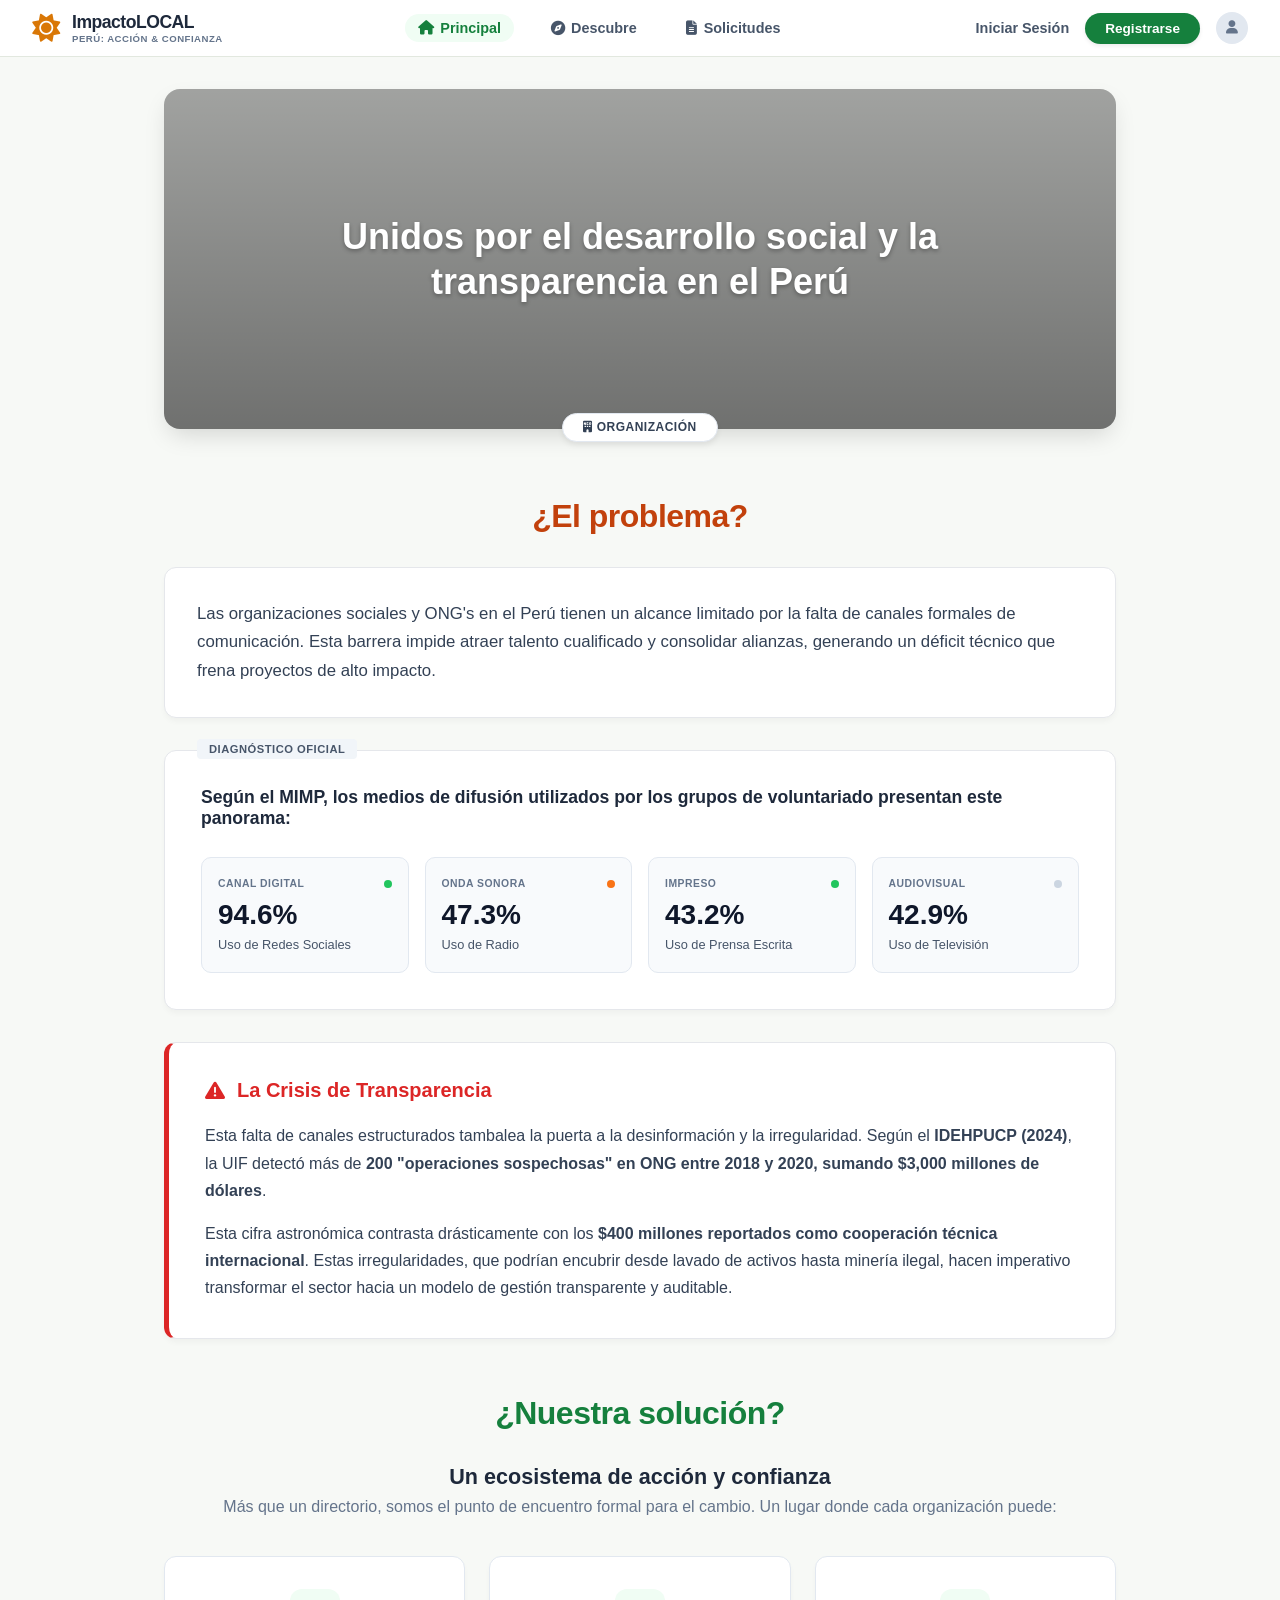
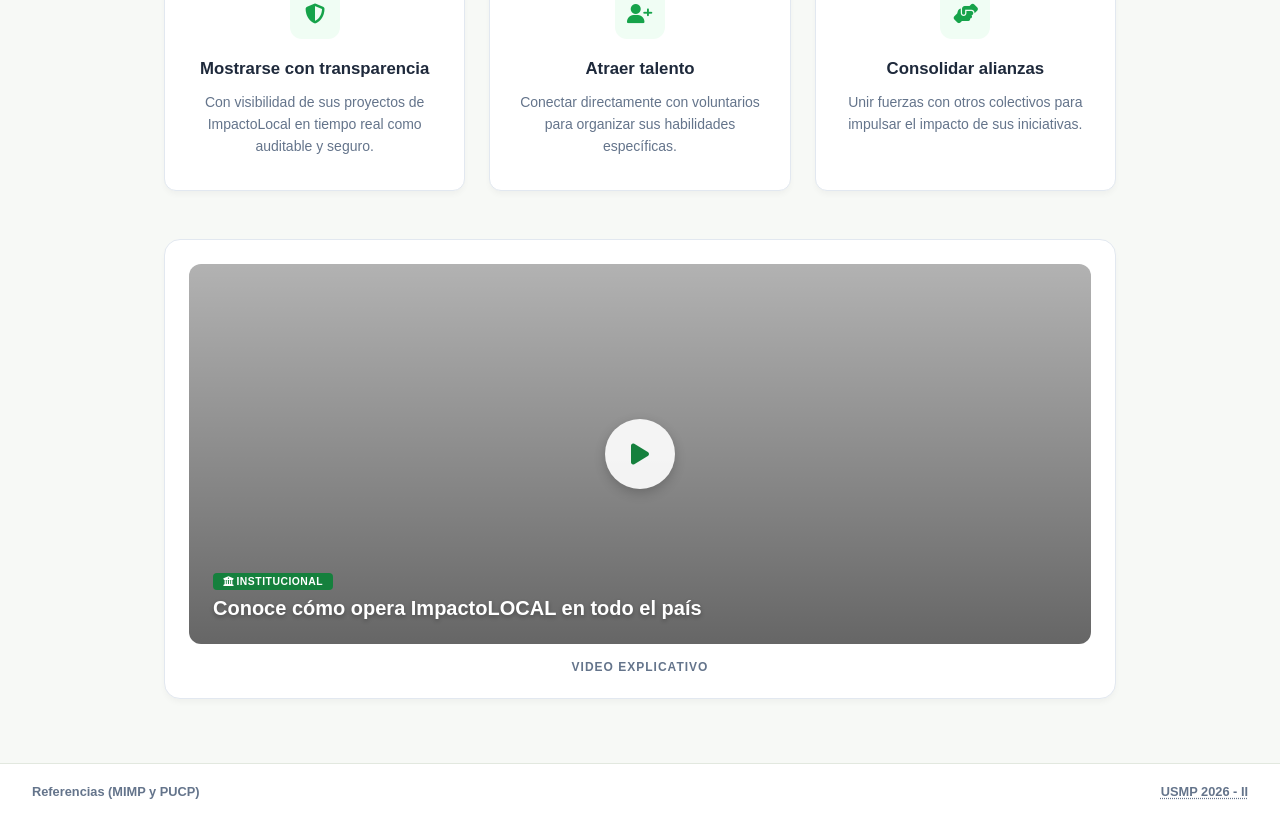
<file: index.html>
<!DOCTYPE html>
<html lang="es">
<head>
    <meta charset="UTF-8">
    <meta name="viewport" content="width=device-width, initial-scale=1.0">
    <title>ImpactoLOCAL - Perú: Acción & Confianza</title>
    <link rel="stylesheet" href="css/styles.css">
    <link rel="stylesheet" href="https://cdnjs.cloudflare.com/ajax/libs/font-awesome/6.4.0/css/all.min.css">
</head>
<body>
    <header class="site-header">
        <div class="header-container">
            <a href="index.html" class="logo-area">
                <i class="fa-solid fa-sun logo-icon"></i>
                <div class="logo-text">
                    <span class="logo-title">ImpactoLOCAL</span>
                    <span class="logo-subtitle">PERÚ: ACCIÓN & CONFIANZA</span>
                </div>
            </a>
            <nav class="main-nav">
                <a href="index.html" class="nav-item active"><i class="fa-solid fa-house"></i> Principal</a>
                <a href="descubre.html" class="nav-item"><i class="fa-solid fa-compass"></i> Descubre</a>
                <a href="solicitudes.html" class="nav-item"><i class="fa-solid fa-file-lines"></i> Solicitudes</a>
            </nav>
            <div class="header-actions">
                <a href="iniciar-sesion.html" class="btn-text">Iniciar Sesión</a>
                <a href="registrar.html" class="btn-pill">Registrarse</a>
                <div class="user-avatar">
                    <i class="fa-solid fa-user"></i>
                </div>
            </div>
        </div>
    </header>

    <main class="main-content">
        <section class="hero-banner">
            <div class="hero-overlay"></div>
            <div class="hero-content">
                <h1>Unidos por el desarrollo social y la transparencia en el Perú</h1>
            </div>
        </section>

        <div class="org-badge-container">
            <span class="org-tag"><i class="fa-solid fa-building-ngo"></i> ORGANIZACIÓN</span>
        </div>

        <section class="section-block problem-section">
            <h2 class="section-heading red-heading">¿El problema?</h2>
            
            <div class="problem-card">
                <p>Las organizaciones sociales y ONG's en el Perú tienen un alcance limitado por la falta de canales formales de comunicación. Esta barrera impide atraer talento cualificado y consolidar alianzas, generando un déficit técnico que frena proyectos de alto impacto.</p>
            </div>

            <div class="diagnostic-box">
                <span class="diagnostic-tag">DIAGNÓSTICO OFICIAL</span>
                <h3>Según el MIMP, los medios de difusión utilizados por los grupos de voluntariado presentan este panorama:</h3>
                
                <div class="stats-grid">
                    <div class="stat-card">
                        <div class="stat-header">
                            <span class="stat-label">CANAL DIGITAL</span>
                            <span class="stat-dot green"></span>
                        </div>
                        <div class="stat-value">94.6%</div>
                        <div class="stat-desc">Uso de Redes Sociales</div>
                    </div>

                    <div class="stat-card">
                        <div class="stat-header">
                            <span class="stat-label">ONDA SONORA</span>
                            <span class="stat-dot orange"></span>
                        </div>
                        <div class="stat-value">47.3%</div>
                        <div class="stat-desc">Uso de Radio</div>
                    </div>

                    <div class="stat-card">
                        <div class="stat-header">
                            <span class="stat-label">IMPRESO</span>
                            <span class="stat-dot green"></span>
                        </div>
                        <div class="stat-value">43.2%</div>
                        <div class="stat-desc">Uso de Prensa Escrita</div>
                    </div>

                    <div class="stat-card">
                        <div class="stat-header">
                            <span class="stat-label">AUDIOVISUAL</span>
                            <span class="stat-dot"></span>
                        </div>
                        <div class="stat-value">42.9%</div>
                        <div class="stat-desc">Uso de Televisión</div>
                    </div>
                </div>
            </div>

            <div class="crisis-box">
                <div class="crisis-title">
                    <i class="fa-solid fa-triangle-exclamation"></i>
                    <span>La Crisis de Transparencia</span>
                </div>
                <p>Esta falta de canales estructurados tambalea la puerta a la desinformación y la irregularidad. Según el <strong>IDEHPUCP (2024)</strong>, la UIF detectó más de <strong>200 "operaciones sospechosas" en ONG entre 2018 y 2020, sumando $3,000 millones de dólares</strong>.</p>
                <p>Esta cifra astronómica contrasta drásticamente con los <strong>$400 millones reportados como cooperación técnica internacional</strong>. Estas irregularidades, que podrían encubrir desde lavado de activos hasta minería ilegal, hacen imperativo transformar el sector hacia un modelo de gestión transparente y auditable.</p>
            </div>
        </section>

        <section class="section-block solution-section">
            <h2 class="section-heading green-heading">¿Nuestra solución?</h2>
            
            <div class="solution-header">
                <h3>Un ecosistema de acción y confianza</h3>
                <p>Más que un directorio, somos el punto de encuentro formal para el cambio. Un lugar donde cada organización puede:</p>
            </div>

            <div class="solution-cards-grid">
                <div class="sol-card">
                    <div class="sol-icon-wrapper">
                        <i class="fa-solid fa-shield-halved"></i>
                    </div>
                    <h4>Mostrarse con transparencia</h4>
                    <p>Con visibilidad de sus proyectos de ImpactoLocal en tiempo real como auditable y seguro.</p>
                </div>

                <div class="sol-card">
                    <div class="sol-icon-wrapper">
                        <i class="fa-solid fa-user-plus"></i>
                    </div>
                    <h4>Atraer talento</h4>
                    <p>Conectar directamente con voluntarios para organizar sus habilidades específicas.</p>
                </div>

                <div class="sol-card">
                    <div class="sol-icon-wrapper">
                        <i class="fa-solid fa-handshake-angle"></i>
                    </div>
                    <h4>Consolidar alianzas</h4>
                    <p>Unir fuerzas con otros colectivos para impulsar el impacto de sus iniciativas.</p>
                </div>
            </div>

            <div class="video-container-box">
                <div class="video-wrapper">
                    <div class="play-button-overlay">
                        <i class="fa-solid fa-play"></i>
                    </div>
                    <div class="video-caption">
                        <span class="cap-tag"><i class="fa-solid fa-building-columns"></i> INSTITUCIONAL</span>
                        <p>Conoce cómo opera ImpactoLOCAL en todo el país</p>
                    </div>
                </div>
                <div class="video-footer-label">VIDEO EXPLICATIVO</div>
            </div>
        </section>
    </main>

    <footer class="site-footer">
        <div class="footer-inner">
            <div class="footer-refs">
                <span>Referencias (MIMP y PUCP)</span>
            </div>
            <div class="footer-code">
                <a href="administradores.html" class="usmp-admin-link">USMP 2026 - II</a>
            </div>
        </div>
    </footer>
</body>
</html>
</file>
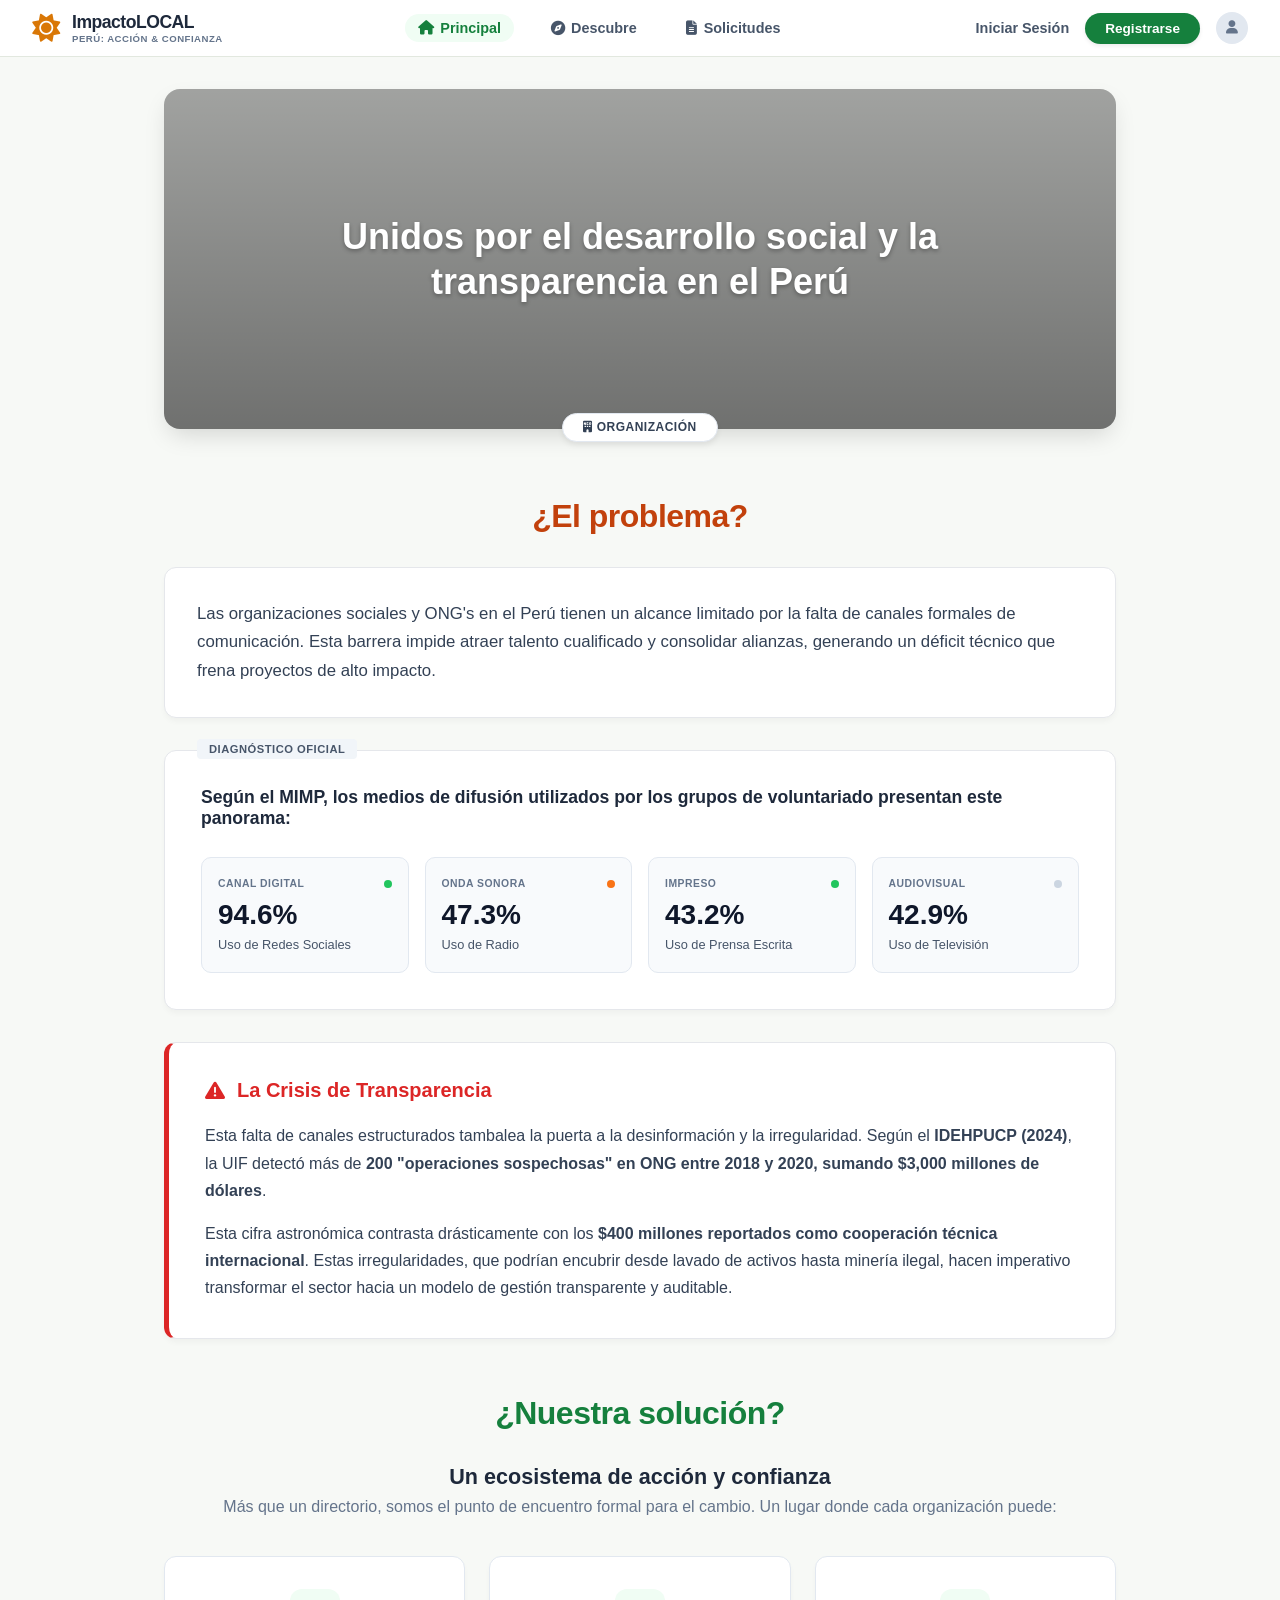
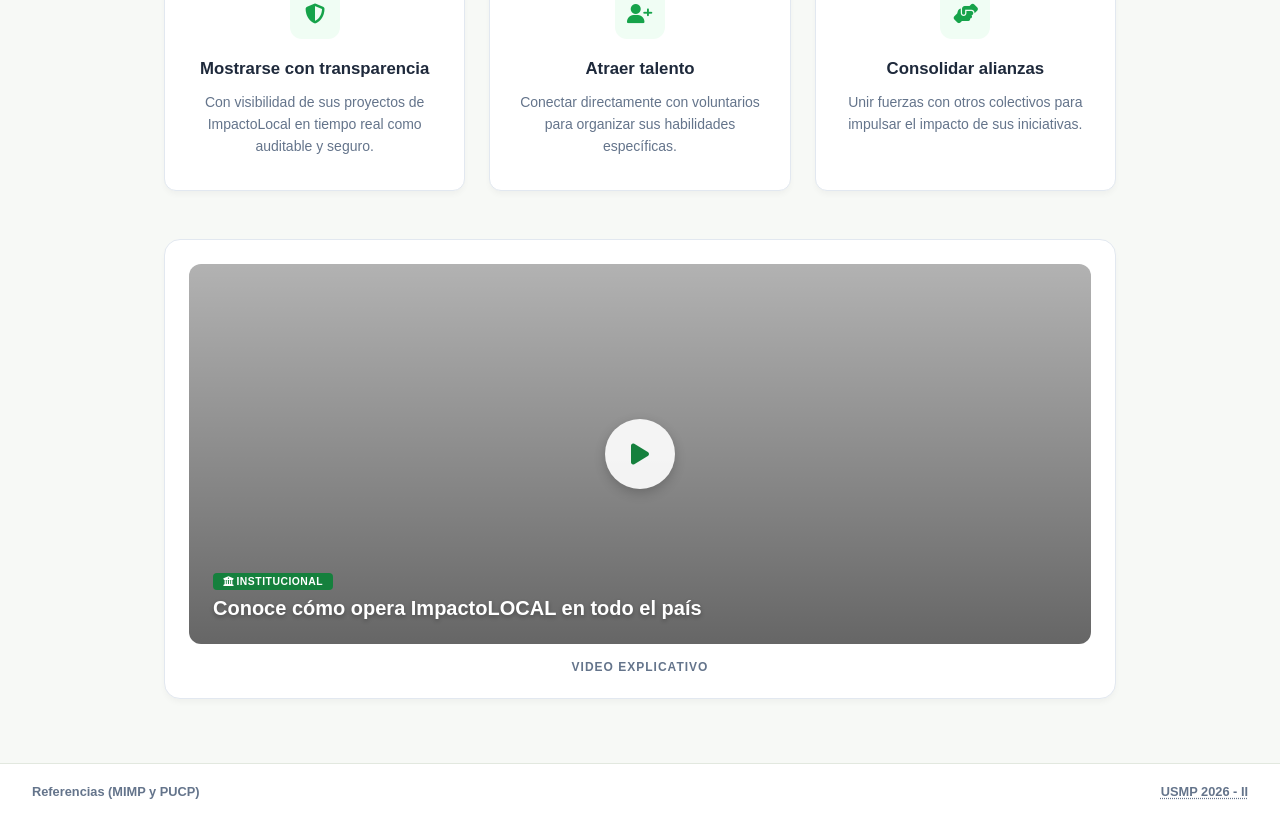
<file: html/index.html>
<!DOCTYPE html>
<html lang="es">
<head>
    <meta charset="UTF-8">
    <meta name="viewport" content="width=device-width, initial-scale=1.0">
    <title>ImpactoLOCAL - Perú: Acción & Confianza</title>
    <link rel="stylesheet" href="../css/styles.css">
    <link rel="stylesheet" href="https://cdnjs.cloudflare.com/ajax/libs/font-awesome/6.4.0/css/all.min.css">
</head>
<body>
    <header class="site-header">
        <div class="header-container">
            <a href="index.html" class="logo-area">
                <i class="fa-solid fa-sun logo-icon"></i>
                <div class="logo-text">
                    <span class="logo-title">ImpactoLOCAL</span>
                    <span class="logo-subtitle">PERÚ: ACCIÓN & CONFIANZA</span>
                </div>
            </a>
            <nav class="main-nav">
                <a href="index.html" class="nav-item active"><i class="fa-solid fa-house"></i> Principal</a>
                <a href="descubre.html" class="nav-item"><i class="fa-solid fa-compass"></i> Descubre</a>
                <a href="solicitudes.html" class="nav-item"><i class="fa-solid fa-file-lines"></i> Solicitudes</a>
            </nav>
            <div class="header-actions">
                <a href="iniciar-sesion.html" class="btn-text">Iniciar Sesión</a>
                <a href="registrar.html" class="btn-pill">Registrarse</a>
                <div class="user-avatar">
                    <i class="fa-solid fa-user"></i>
                </div>
            </div>
        </div>
    </header>

    <main class="main-content">
        <section class="hero-banner">
            <div class="hero-overlay"></div>
            <div class="hero-content">
                <h1>Unidos por el desarrollo social y la transparencia en el Perú</h1>
            </div>
        </section>

        <div class="org-badge-container">
            <span class="org-tag"><i class="fa-solid fa-building-ngo"></i> ORGANIZACIÓN</span>
        </div>

        <section class="section-block problem-section">
            <h2 class="section-heading red-heading">¿El problema?</h2>
            
            <div class="problem-card">
                <p>Las organizaciones sociales y ONG's en el Perú tienen un alcance limitado por la falta de canales formales de comunicación. Esta barrera impide atraer talento cualificado y consolidar alianzas, generando un déficit técnico que frena proyectos de alto impacto.</p>
            </div>

            <div class="diagnostic-box">
                <span class="diagnostic-tag">DIAGNÓSTICO OFICIAL</span>
                <h3>Según el MIMP, los medios de difusión utilizados por los grupos de voluntariado presentan este panorama:</h3>
                
                <div class="stats-grid">
                    <div class="stat-card">
                        <div class="stat-header">
                            <span class="stat-label">CANAL DIGITAL</span>
                            <span class="stat-dot green"></span>
                        </div>
                        <div class="stat-value">94.6%</div>
                        <div class="stat-desc">Uso de Redes Sociales</div>
                    </div>

                    <div class="stat-card">
                        <div class="stat-header">
                            <span class="stat-label">ONDA SONORA</span>
                            <span class="stat-dot orange"></span>
                        </div>
                        <div class="stat-value">47.3%</div>
                        <div class="stat-desc">Uso de Radio</div>
                    </div>

                    <div class="stat-card">
                        <div class="stat-header">
                            <span class="stat-label">IMPRESO</span>
                            <span class="stat-dot green"></span>
                        </div>
                        <div class="stat-value">43.2%</div>
                        <div class="stat-desc">Uso de Prensa Escrita</div>
                    </div>

                    <div class="stat-card">
                        <div class="stat-header">
                            <span class="stat-label">AUDIOVISUAL</span>
                            <span class="stat-dot"></span>
                        </div>
                        <div class="stat-value">42.9%</div>
                        <div class="stat-desc">Uso de Televisión</div>
                    </div>
                </div>
            </div>

            <div class="crisis-box">
                <div class="crisis-title">
                    <i class="fa-solid fa-triangle-exclamation"></i>
                    <span>La Crisis de Transparencia</span>
                </div>
                <p>Esta falta de canales estructurados tambalea la puerta a la desinformación y la irregularidad. Según el <strong>IDEHPUCP (2024)</strong>, la UIF detectó más de <strong>200 "operaciones sospechosas" en ONG entre 2018 y 2020, sumando $3,000 millones de dólares</strong>.</p>
                <p>Esta cifra astronómica contrasta drásticamente con los <strong>$400 millones reportados como cooperación técnica internacional</strong>. Estas irregularidades, que podrían encubrir desde lavado de activos hasta minería ilegal, hacen imperativo transformar el sector hacia un modelo de gestión transparente y auditable.</p>
            </div>
        </section>

        <section class="section-block solution-section">
            <h2 class="section-heading green-heading">¿Nuestra solución?</h2>
            
            <div class="solution-header">
                <h3>Un ecosistema de acción y confianza</h3>
                <p>Más que un directorio, somos el punto de encuentro formal para el cambio. Un lugar donde cada organización puede:</p>
            </div>

            <div class="solution-cards-grid">
                <div class="sol-card">
                    <div class="sol-icon-wrapper">
                        <i class="fa-solid fa-shield-halved"></i>
                    </div>
                    <h4>Mostrarse con transparencia</h4>
                    <p>Con visibilidad de sus proyectos de ImpactoLocal en tiempo real como auditable y seguro.</p>
                </div>

                <div class="sol-card">
                    <div class="sol-icon-wrapper">
                        <i class="fa-solid fa-user-plus"></i>
                    </div>
                    <h4>Atraer talento</h4>
                    <p>Conectar directamente con voluntarios para organizar sus habilidades específicas.</p>
                </div>

                <div class="sol-card">
                    <div class="sol-icon-wrapper">
                        <i class="fa-solid fa-handshake-angle"></i>
                    </div>
                    <h4>Consolidar alianzas</h4>
                    <p>Unir fuerzas con otros colectivos para impulsar el impacto de sus iniciativas.</p>
                </div>
            </div>

            <div class="video-container-box">
                <div class="video-wrapper">
                    <div class="play-button-overlay">
                        <i class="fa-solid fa-play"></i>
                    </div>
                    <div class="video-caption">
                        <span class="cap-tag"><i class="fa-solid fa-building-columns"></i> INSTITUCIONAL</span>
                        <p>Conoce cómo opera ImpactoLOCAL en todo el país</p>
                    </div>
                </div>
                <div class="video-footer-label">VIDEO EXPLICATIVO</div>
            </div>
        </section>
    </main>

    <footer class="site-footer">
        <div class="footer-inner">
            <div class="footer-refs">
                <span>Referencias (MIMP y PUCP)</span>
            </div>
            <div class="footer-code">
                <a href="administradores.html" class="usmp-admin-link">USMP 2026 - II</a>
            </div>
        </div>
    </footer>
</body>
</html>
</file>
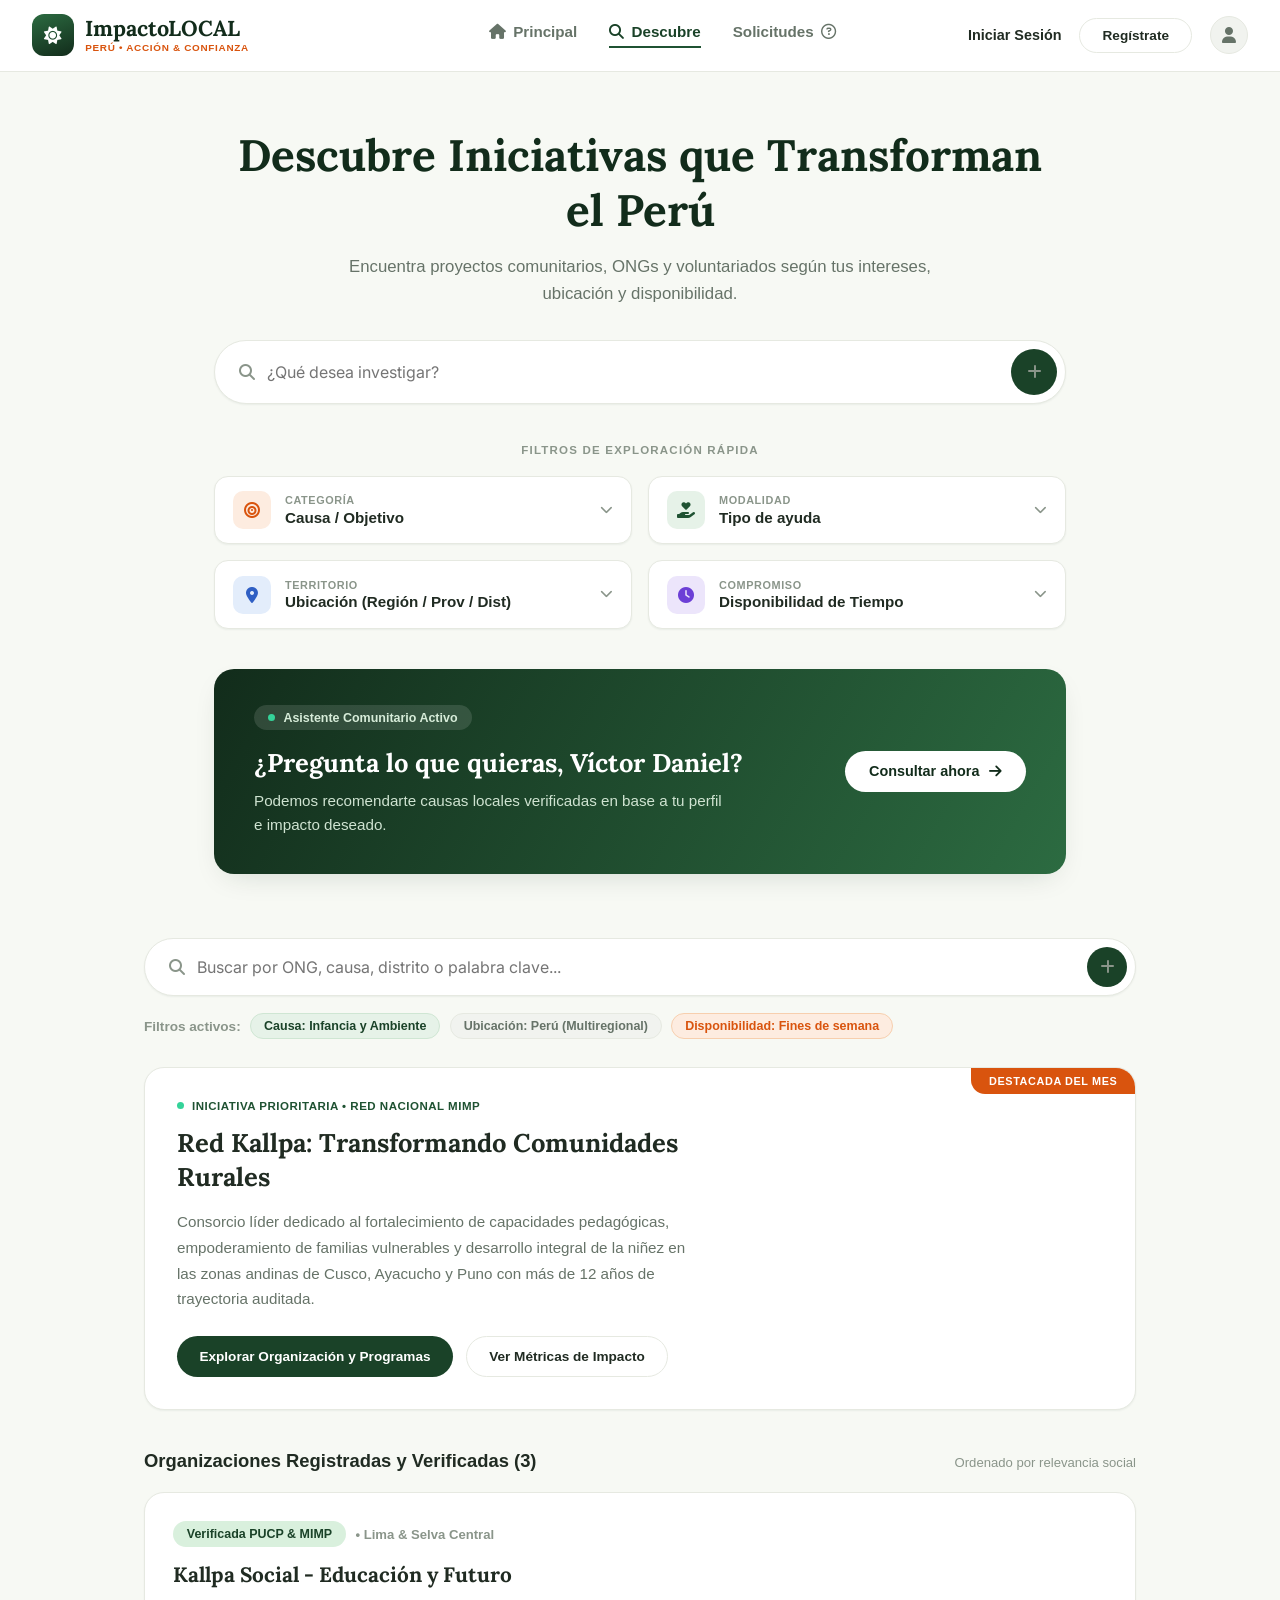
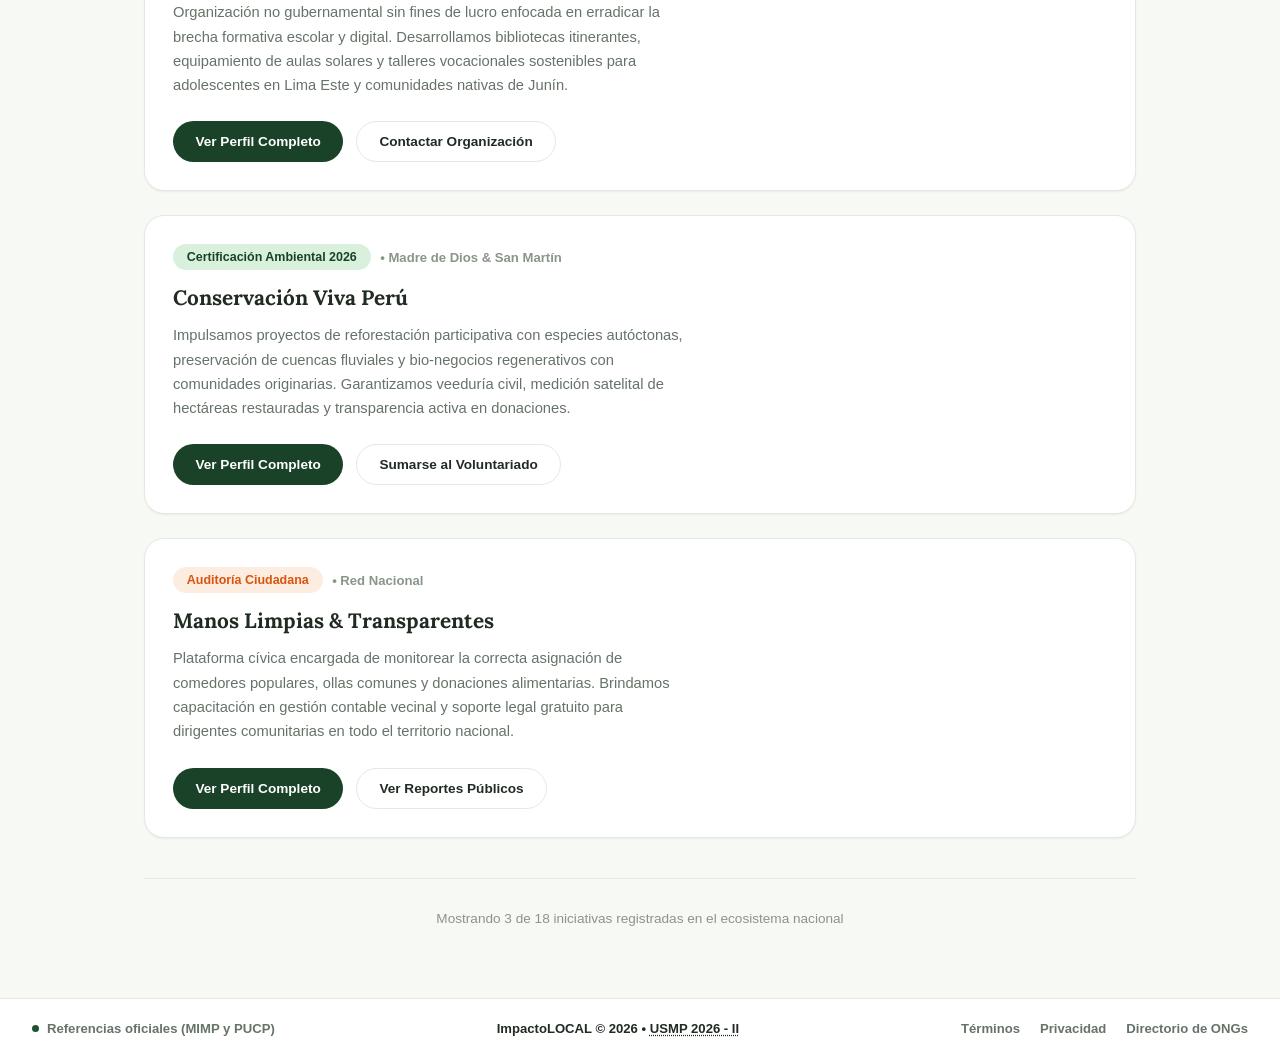
<file: descubre.html>
<!DOCTYPE html>
<html lang="es">
<head>
<meta charset="UTF-8">
<meta name="viewport" content="width=device-width, initial-scale=1.0">
<title>ImpactoLOCAL - Descubre y Directorio de ONG's</title>
<link rel="preconnect" href="https://fonts.googleapis.com">
<link rel="preconnect" href="https://fonts.gstatic.com" crossorigin>
<link href="https://fonts.googleapis.com/css2?family=Lora:wght@500;600;700&family=Inter:wght@400;500;600;700;800&display=swap" rel="stylesheet">
<link rel="stylesheet" href="css/styles.css">
<link rel="stylesheet" href="https://cdnjs.cloudflare.com/ajax/libs/font-awesome/6.4.0/css/all.min.css">
</head>
<body class="il-body">
<header class="il-header">
<div class="il-header-inner">
<a href="index.html" class="il-logo">
<span class="il-logo-icon"><i class="fa-solid fa-sun"></i></span>
<span class="il-logo-text">
<span class="il-logo-title">ImpactoLOCAL</span>
<span class="il-logo-sub">PERÚ &bull; ACCIÓN &amp; CONFIANZA</span>
</span>
</a>
<nav class="il-nav">
<a href="index.html" class="il-nav-link"><i class="fa-solid fa-house"></i> Principal</a>
<a href="descubre.html" class="il-nav-link is-active"><i class="fa-solid fa-magnifying-glass"></i> Descubre</a>
<a href="solicitudes.html" class="il-nav-link">Solicitudes <i class="fa-regular fa-circle-question"></i></a>
</nav>
<div class="il-header-actions">
<a href="iniciar-sesion.html" class="il-link-muted">Iniciar Sesión</a>
<a href="registrar.html" class="il-btn-outline">Regístrate</a>
<a href="iniciar-sesion.html" class="il-avatar" aria-label="Cuenta"><i class="fa-solid fa-user"></i></a>
</div>
<button class="il-nav-toggle" id="ilNavToggle" aria-label="Abrir menú"><i class="fa-solid fa-bars"></i></button>
</div>
</header>

<main class="il-main">
<section class="il-hero">
<h1>Descubre Iniciativas que Transforman el Perú</h1>
<p class="il-hero-sub">Encuentra proyectos comunitarios, ONGs y voluntariados según tus intereses, ubicación y disponibilidad.</p>

<form class="il-search-hero" onsubmit="return false;">
<i class="fa-solid fa-magnifying-glass"></i>
<input type="text" id="ilHeroSearch" placeholder="¿Qué desea investigar?">
<button type="submit" class="il-search-submit" aria-label="Buscar"><i class="fa-solid fa-plus"></i></button>
</form>

<p class="il-filters-label">Filtros de exploración rápida</p>

<div class="il-filters-grid">
<button type="button" class="il-filter-card" data-filter="categoria">
<span class="il-filter-icon il-filter-icon--orange"><i class="fa-solid fa-bullseye"></i></span>
<span class="il-filter-text">
<span class="il-filter-label">Categoría</span>
<span class="il-filter-value">Causa / Objetivo</span>
</span>
<i class="fa-solid fa-chevron-down il-filter-chevron"></i>
</button>

<button type="button" class="il-filter-card" data-filter="modalidad">
<span class="il-filter-icon il-filter-icon--green"><i class="fa-solid fa-hand-holding-heart"></i></span>
<span class="il-filter-text">
<span class="il-filter-label">Modalidad</span>
<span class="il-filter-value">Tipo de ayuda</span>
</span>
<i class="fa-solid fa-chevron-down il-filter-chevron"></i>
</button>

<button type="button" class="il-filter-card" data-filter="territorio">
<span class="il-filter-icon il-filter-icon--blue"><i class="fa-solid fa-location-dot"></i></span>
<span class="il-filter-text">
<span class="il-filter-label">Territorio</span>
<span class="il-filter-value">Ubicación (Región / Prov / Dist)</span>
</span>
<i class="fa-solid fa-chevron-down il-filter-chevron"></i>
</button>

<button type="button" class="il-filter-card" data-filter="compromiso">
<span class="il-filter-icon il-filter-icon--purple"><i class="fa-solid fa-clock"></i></span>
<span class="il-filter-text">
<span class="il-filter-label">Compromiso</span>
<span class="il-filter-value">Disponibilidad de Tiempo</span>
</span>
<i class="fa-solid fa-chevron-down il-filter-chevron"></i>
</button>
</div>

<div class="il-assistant-banner">
<div class="il-assistant-content">
<span class="il-assistant-badge"><span class="il-dot"></span> Asistente Comunitario Activo</span>
<h2>¿Pregunta lo que quieras, Víctor Daniel?</h2>
<p>Podemos recomendarte causas locales verificadas en base a tu perfil e impacto deseado.</p>
</div>
<button type="button" class="il-btn-white" id="ilConsultarBtn">Consultar ahora <i class="fa-solid fa-arrow-right"></i></button>
</div>
</section>

<section class="il-directory" id="directorio">
<form class="il-search-compact" onsubmit="return false;">
<i class="fa-solid fa-magnifying-glass"></i>
<input type="text" id="ilDirectorySearch" placeholder="Buscar por ONG, causa, distrito o palabra clave...">
<button type="submit" class="il-search-submit-sm" aria-label="Buscar"><i class="fa-solid fa-plus"></i></button>
</form>

<div class="il-active-filters">
<span class="il-active-filters-label">Filtros activos:</span>
<span class="il-chip il-chip--green">Causa: Infancia y Ambiente</span>
<span class="il-chip il-chip--gray">Ubicación: Perú (Multiregional)</span>
<span class="il-chip il-chip--orange">Disponibilidad: Fines de semana</span>
</div>

<article class="il-featured-card">
<span class="il-featured-tag">Destacada del mes</span>
<div class="il-featured-grid">
<div class="il-featured-content">
<p class="il-eyebrow"><span class="il-dot"></span> INICIATIVA PRIORITARIA &bull; RED NACIONAL MIMP</p>
<h3>Red Kallpa: Transformando Comunidades Rurales</h3>
<p class="il-featured-desc">Consorcio líder dedicado al fortalecimiento de capacidades pedagógicas, empoderamiento de familias vulnerables y desarrollo integral de la niñez en las zonas andinas de Cusco, Ayacucho y Puno con más de 12 años de trayectoria auditada.</p>
<div class="il-card-actions">
<a href="solicitudes.html" class="il-btn-solid">Explorar Organización y Programas</a>
<a href="#" class="il-btn-outline-dark">Ver Métricas de Impacto</a>
</div>
</div>
<div class="il-featured-image" style="background-image:url('https://images.unsplash.com/photo-1509099836639-18ba1795216d?auto=format&amp;fit=crop&amp;w=900&amp;q=80')"></div>
</div>
</article>

<div class="il-directory-heading">
<h3>Organizaciones Registradas y Verificadas (3)</h3>
<span class="il-sort-label">Ordenado por relevancia social</span>
</div>

<div class="il-org-list">
<article class="il-org-card">
<div class="il-org-content">
<div class="il-org-tags">
<span class="il-chip il-chip--green-solid">Verificada PUCP &amp; MIMP</span>
<span class="il-org-meta">&bull; Lima &amp; Selva Central</span>
</div>
<h3>Kallpa Social - Educación y Futuro</h3>
<p>Organización no gubernamental sin fines de lucro enfocada en erradicar la brecha formativa escolar y digital. Desarrollamos bibliotecas itinerantes, equipamiento de aulas solares y talleres vocacionales sostenibles para adolescentes en Lima Este y comunidades nativas de Junín.</p>
<div class="il-card-actions">
<a href="#" class="il-btn-solid">Ver Perfil Completo</a>
<a href="#" class="il-btn-outline-dark">Contactar Organización</a>
</div>
</div>
<div class="il-org-image" style="background-image:url('https://images.unsplash.com/photo-1509062522246-3755977927d7?auto=format&amp;fit=crop&amp;w=900&amp;q=80')"></div>
</article>

<article class="il-org-card">
<div class="il-org-content">
<div class="il-org-tags">
<span class="il-chip il-chip--green-solid">Certificación Ambiental 2026</span>
<span class="il-org-meta">&bull; Madre de Dios &amp; San Martín</span>
</div>
<h3>Conservación Viva Perú</h3>
<p>Impulsamos proyectos de reforestación participativa con especies autóctonas, preservación de cuencas fluviales y bio-negocios regenerativos con comunidades originarias. Garantizamos veeduría civil, medición satelital de hectáreas restauradas y transparencia activa en donaciones.</p>
<div class="il-card-actions">
<a href="#" class="il-btn-solid">Ver Perfil Completo</a>
<a href="#" class="il-btn-outline-dark">Sumarse al Voluntariado</a>
</div>
</div>
<div class="il-org-image" style="background-image:url('https://images.unsplash.com/photo-1416879595882-3373a0480b5b?auto=format&amp;fit=crop&amp;w=900&amp;q=80')"></div>
</article>

<article class="il-org-card">
<div class="il-org-content">
<div class="il-org-tags">
<span class="il-chip il-chip--orange-solid">Auditoría Ciudadana</span>
<span class="il-org-meta">&bull; Red Nacional</span>
</div>
<h3>Manos Limpias &amp; Transparentes</h3>
<p>Plataforma cívica encargada de monitorear la correcta asignación de comedores populares, ollas comunes y donaciones alimentarias. Brindamos capacitación en gestión contable vecinal y soporte legal gratuito para dirigentes comunitarias en todo el territorio nacional.</p>
<div class="il-card-actions">
<a href="#" class="il-btn-solid">Ver Perfil Completo</a>
<a href="#" class="il-btn-outline-dark">Ver Reportes Públicos</a>
</div>
</div>
<div class="il-org-image" style="background-image:url('https://images.unsplash.com/photo-1524069290683-0457abfe42c3?auto=format&amp;fit=crop&amp;w=900&amp;q=80')"></div>
</article>
</div>

<p class="il-showing-label">Mostrando 3 de 18 iniciativas registradas en el ecosistema nacional</p>
</section>
</main>

<footer class="il-footer">
<div class="il-footer-inner">
<span class="il-footer-refs"><span class="il-dot"></span> Referencias oficiales (MIMP y PUCP)</span>
<span class="il-footer-center">ImpactoLOCAL &copy; 2026 &bull; <a href="administradores.html" class="usmp-admin-link">USMP 2026 - II</a></span>
<span class="il-footer-links"><a href="#">Términos</a><a href="#">Privacidad</a><a href="descubre.html">Directorio de ONGs</a></span>
</div>
</footer>

<script src="js/descubre.js"></script>
</body>
</html>
</file>
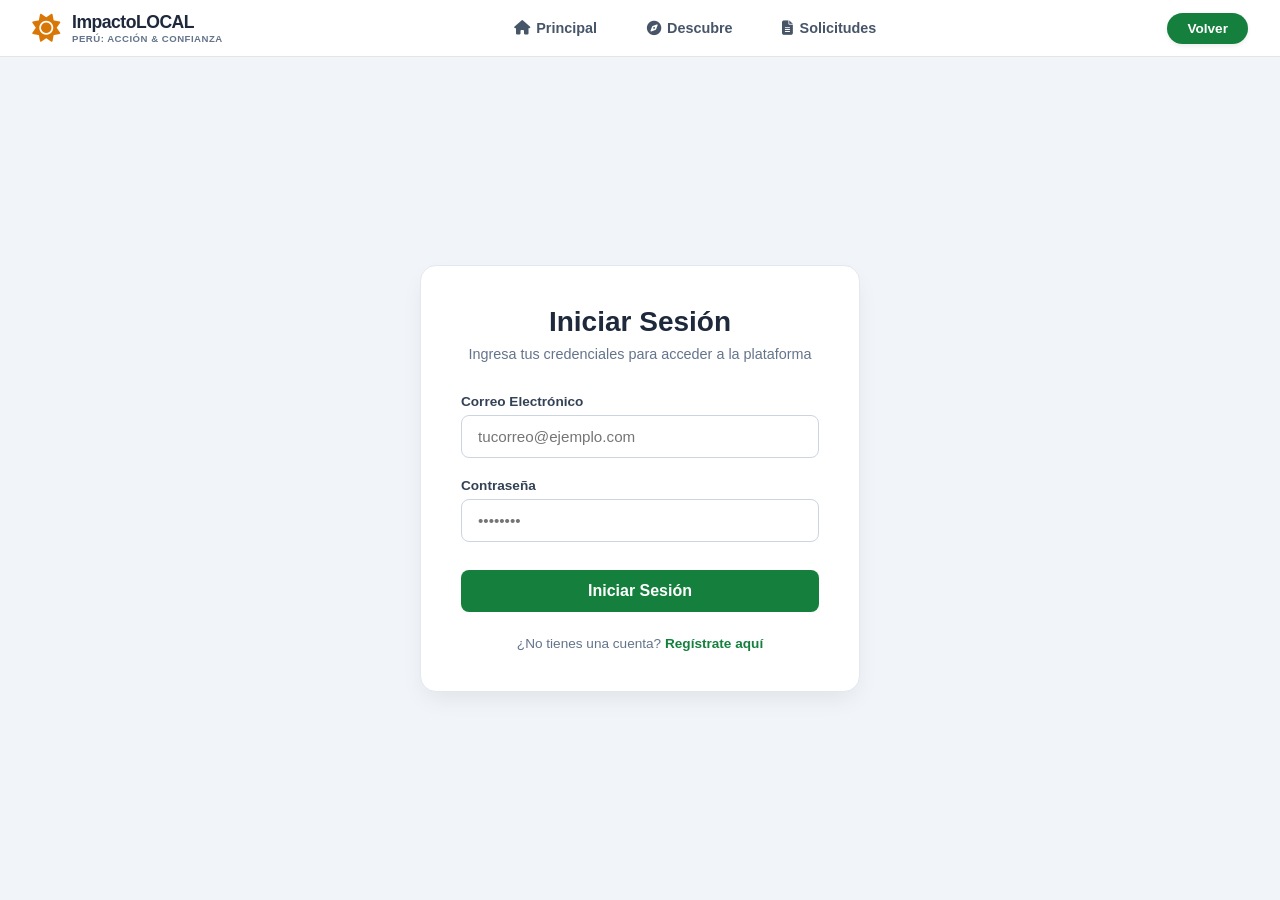
<file: iniciar-sesion.html>
<!DOCTYPE html>
<html lang="es">
<head>
    <meta charset="UTF-8">
    <meta name="viewport" content="width=device-width, initial-scale=1.0">
    <title>ImpactoLOCAL - Iniciar Sesión</title>
    <link rel="stylesheet" href="css/styles.css">
    <link rel="stylesheet" href="https://cdnjs.cloudflare.com/ajax/libs/font-awesome/6.4.0/css/all.min.css">
</head>
<body class="auth-body">
    <header class="site-header">
        <div class="header-container">
            <a href="index.html" class="logo-area">
                <i class="fa-solid fa-sun logo-icon"></i>
                <div class="logo-text">
                    <span class="logo-title">ImpactoLOCAL</span>
                    <span class="logo-subtitle">PERÚ: ACCIÓN & CONFIANZA</span>
                </div>
            </a>
            <nav class="main-nav">
                <a href="index.html" class="nav-item"><i class="fa-solid fa-house"></i> Principal</a>
                <a href="descubre.html" class="nav-item"><i class="fa-solid fa-compass"></i> Descubre</a>
                <a href="solicitudes.html" class="nav-item"><i class="fa-solid fa-file-lines"></i> Solicitudes</a>
            </nav>
            <div class="header-actions">
                <a href="index.html" class="btn-pill">Volver</a>
            </div>
        </div>
    </header>

    <div class="auth-wrapper">
        <div class="auth-card">
            <div class="auth-header-box">
                <h2>Iniciar Sesión</h2>
                <p>Ingresa tus credenciales para acceder a la plataforma</p>
            </div>
            <form class="auth-form" onsubmit="event.preventDefault(); window.location.href='descubre.html';">
                <div class="form-field">
                    <label>Correo Electrónico</label>
                    <input type="email" placeholder="tucorreo@ejemplo.com" required>
                </div>
                <div class="form-field">
                    <label>Contraseña</label>
                    <input type="password" placeholder="••••••••" required>
                </div>
                <button type="submit" class="btn-submit-form">Iniciar Sesión</button>
            </form>
            <div class="auth-switch">
                <span>¿No tienes una cuenta?</span> <a href="registrar.html">Regístrate aquí</a>
            </div>
        </div>
    </div>
</body>
</html>
</file>
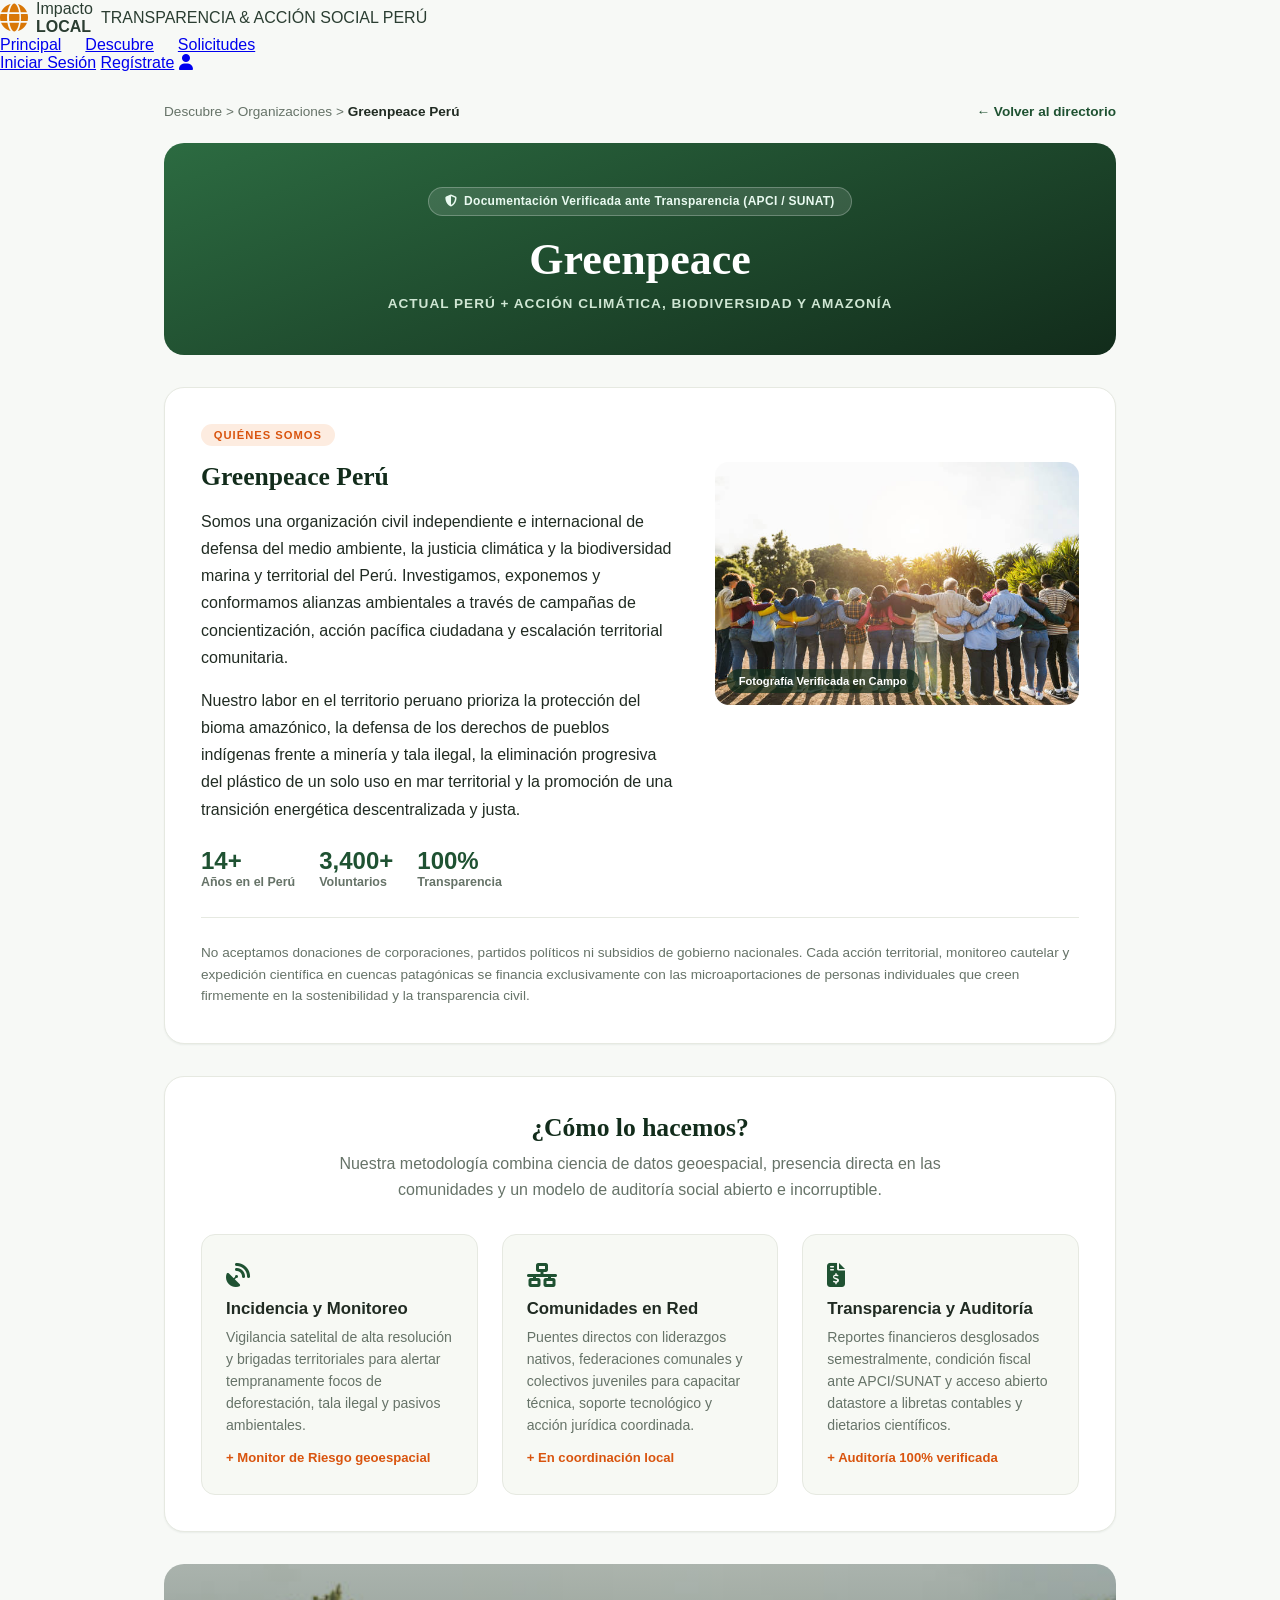
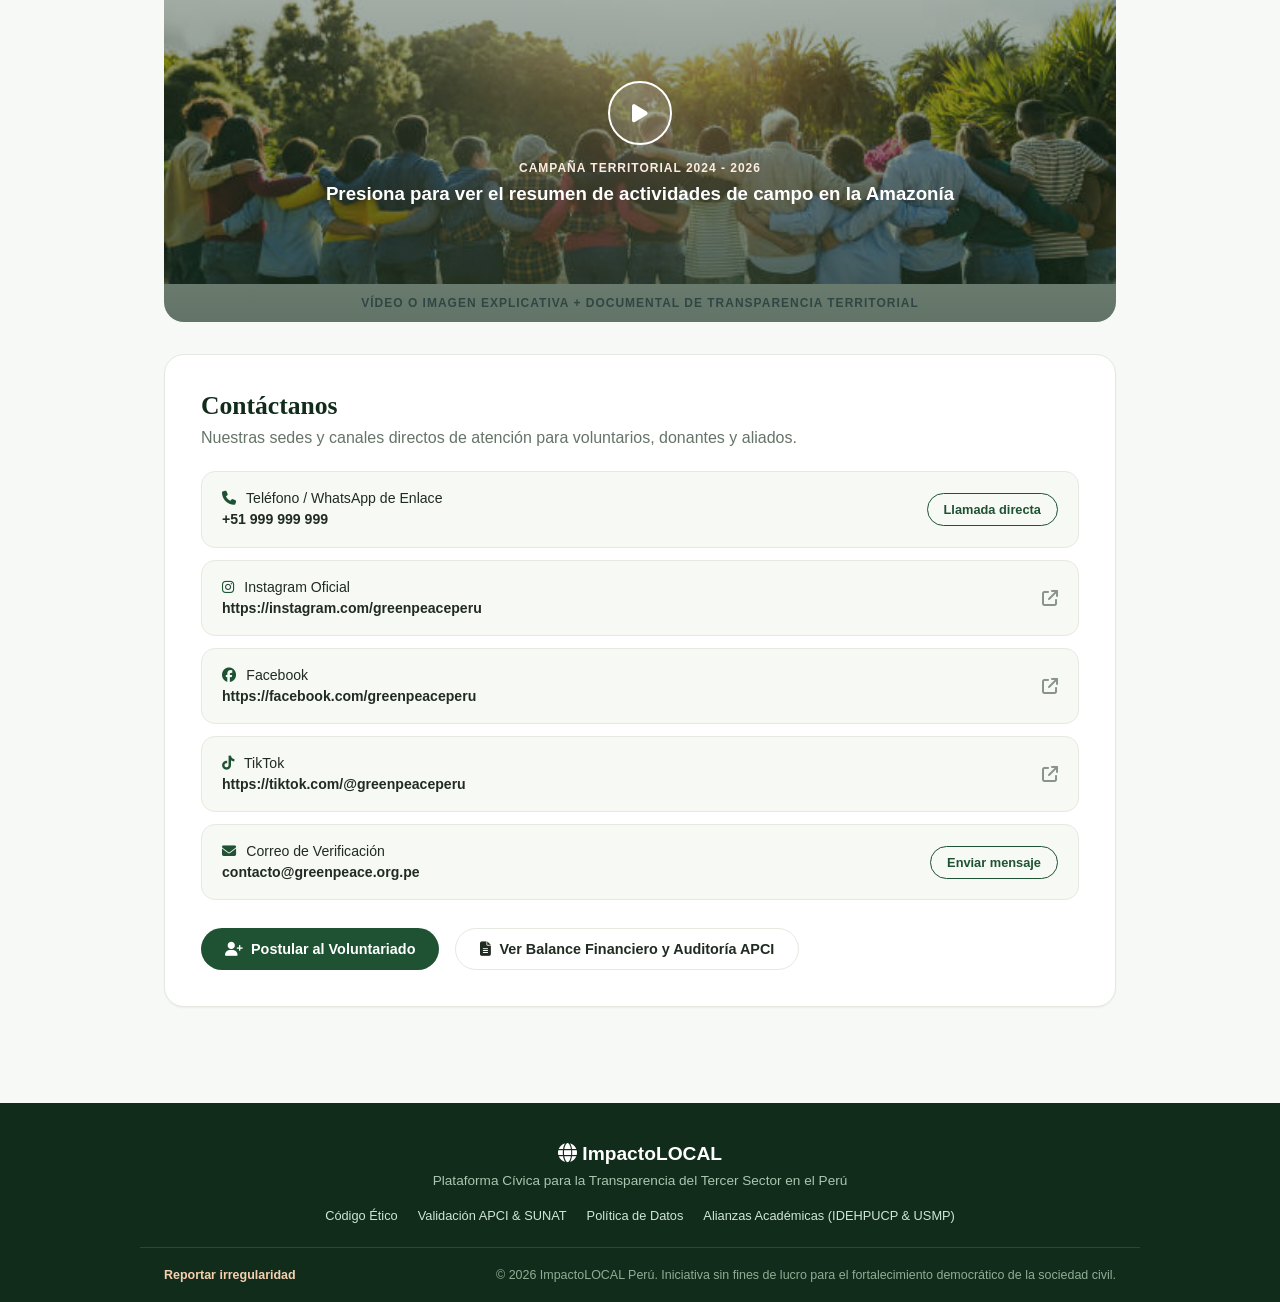
<file: organizacion.html>
<!DOCTYPE html>
<html lang="es">
<head>
    <meta charset="UTF-8">
    <meta name="viewport" content="width=device-width, initial-scale=1.0">
    <title>Greenpeace Perú - ImpactoLOCAL</title>
    <link rel="stylesheet" href="css/styles.css">
    <!-- FontAwesome para los iconos -->
    <link rel="stylesheet" href="https://cdnjs.cloudflare.com/ajax/libs/font-awesome/6.4.0/css/all.min.css">
</head>
<body>
    <header class="main-header">
        <a href="index.html" class="logo-container">
            <i class="fa-solid fa-globe logo-icon"></i>
            <span class="logo-text">Impacto<strong>LOCAL</strong></span>
            <span class="logo-sub">TRANSPARENCIA & ACCIÓN SOCIAL PERÚ</span>
        </a>
        <nav class="main-nav">
            <a href="index.html">Principal</a>
            <a href="descubre.html" class="active">Descubre</a>
            <a href="solicitudes.html">Solicitudes</a>
        </nav>
        <div class="auth-buttons">
            <a href="#" class="btn-login">Iniciar Sesión</a>
            <a href="registrar.html" class="btn-register">Regístrate</a>
            <a href="#" class="user-avatar-btn" aria-label="Mi cuenta"><i class="fa-solid fa-user"></i></a>
        </div>
    </header>
    <main class="org-detail-container">
        <div class="breadcrumb-row">
            <span>Descubre > Organizaciones > <strong>Greenpeace Perú</strong></span>
            <a href="descubre.html" class="back-link">← Volver al directorio</a>
        </div>
        <div class="org-hero-box">
            <span class="verified-badge-top">
                <i class="fa-solid fa-shield-halved"></i> Documentación Verificada ante Transparencia (APCI / SUNAT)
            </span>
            <h1 class="org-main-title">Greenpeace</h1>
            <p class="org-subtitle">ACTUAL PERÚ + ACCIÓN CLIMÁTICA, BIODIVERSIDAD Y AMAZONÍA</p>
        </div>
        <section class="org-section-box">
            <div class="section-tag">QUIÉNES SOMOS</div>
            <div class="org-grid-two">
                <div class="org-text-content">
                    <h2>Greenpeace Perú</h2>
                    <p>Somos una organización civil independiente e internacional de defensa del medio ambiente, la justicia climática y la biodiversidad marina y territorial del Perú. Investigamos, exponemos y conformamos alianzas ambientales a través de campañas de concientización, acción pacífica ciudadana y escalación territorial comunitaria.</p>
                    <p>Nuestro labor en el territorio peruano prioriza la protección del bioma amazónico, la defensa de los derechos de pueblos indígenas frente a minería y tala ilegal, la eliminación progresiva del plástico de un solo uso en mar territorial y la promoción de una transición energética descentralizada y justa.</p>
                    
                    <div class="org-stats-row">
                        <div class="stat-box">
                            <strong>14+</strong>
                            <span>Años en el Perú</span>
                        </div>
                        <div class="stat-box">
                            <strong>3,400+</strong>
                            <span>Voluntarios</span>
                        </div>
                        <div class="stat-box">
                            <strong>100%</strong>
                            <span>Transparencia</span>
                        </div>
                    </div>
                </div>
                <div class="org-image-content">
                    <img src="imagenes/personas.png" alt="Trabajo de campo Greenpeace">
                    <span class="photo-tag-floating">Fotografía Verificada en Campo</span>
                </div>
            </div>
            <p class="disclaimer-text">No aceptamos donaciones de corporaciones, partidos políticos ni subsidios de gobierno nacionales. Cada acción territorial, monitoreo cautelar y expedición científica en cuencas patagónicas se financia exclusivamente con las microaportaciones de personas individuales que creen firmemente en la sostenibilidad y la transparencia civil.</p>
        </section>
        <section class="org-section-box center-text">
            <h2>¿Cómo lo hacemos?</h2>
            <p class="section-desc">Nuestra metodología combina ciencia de datos geoespacial, presencia directa en las comunidades y un modelo de auditoría social abierto e incorruptible.</p>
            
            <div class="methods-grid">
                <div class="method-card">
                    <i class="fa-solid fa-satellite-dish"></i>
                    <h3>Incidencia y Monitoreo</h3>
                    <p>Vigilancia satelital de alta resolución y brigadas territoriales para alertar tempranamente focos de deforestación, tala ilegal y pasivos ambientales.</p>
                    <a href="#">+ Monitor de Riesgo geoespacial</a>
                </div>
                <div class="method-card">
                    <i class="fa-solid fa-network-wired"></i>
                    <h3>Comunidades en Red</h3>
                    <p>Puentes directos con liderazgos nativos, federaciones comunales y colectivos juveniles para capacitar técnica, soporte tecnológico y acción jurídica coordinada.</p>
                    <a href="#">+ En coordinación local</a>
                </div>
                <div class="method-card">
                    <i class="fa-solid fa-file-invoice-dollar"></i>
                    <h3>Transparencia y Auditoría</h3>
                    <p>Reportes financieros desglosados semestralmente, condición fiscal ante APCI/SUNAT y acceso abierto datastore a libretas contables y dietarios científicos.</p>
                    <a href="#">+ Auditoría 100% verificada</a>
                </div>
            </div>
        </section>
        <div class="video-banner-box">
            <div class="video-overlay">
                <div class="play-btn-circle"><i class="fa-solid fa-play"></i></div>
                <span class="video-campaign">CAMPAÑA TERRITORIAL 2024 - 2026</span>
                <h3>Presiona para ver el resumen de actividades de campo en la Amazonía</h3>
            </div>
            <img src="imagenes/personas.png" alt="Video preliminar">
            <div class="video-footer-label">VÍDEO O IMAGEN EXPLICATIVA + DOCUMENTAL DE TRANSPARENCIA TERRITORIAL</div>
        </div>
        <section class="org-section-box contact-box">
            <h2>Contáctanos</h2>
            <p class="contact-subtitle">Nuestras sedes y canales directos de atención para voluntarios, donantes y aliados.</p>
            <div class="contact-channels-list">
                <div class="contact-row">
                    <span><i class="fa-solid fa-phone"></i> Teléfono / WhatsApp de Enlace <br><strong>+51 999 999 999</strong></span>
                    <a href="#" class="btn-action-outline">Llamada directa</a>
                </div>
                <div class="contact-row">
                    <span><i class="fa-brands fa-instagram"></i> Instagram Oficial <br><strong>https://instagram.com/greenpeaceperu</strong></span>
                    <i class="fa-solid fa-arrow-up-right-from-square external-icon"></i>
                </div>
                <div class="contact-row">
                    <span><i class="fa-brands fa-facebook"></i> Facebook <br><strong>https://facebook.com/greenpeaceperu</strong></span>
                    <i class="fa-solid fa-arrow-up-right-from-square external-icon"></i>
                </div>
                <div class="contact-row">
                    <span><i class="fa-brands fa-tiktok"></i> TikTok <br><strong>https://tiktok.com/@greenpeaceperu</strong></span>
                    <i class="fa-solid fa-arrow-up-right-from-square external-icon"></i>
                </div>
                <div class="contact-row">
                    <span><i class="fa-solid fa-envelope"></i> Correo de Verificación <br><strong>contacto@greenpeace.org.pe</strong></span>
                    <a href="#" class="btn-action-outline">Enviar mensaje</a>
                </div>
            </div>
            <div class="contact-bottom-buttons">
                <a href="#" class="btn-green-solid"><i class="fa-solid fa-user-plus"></i> Postular al Voluntariado</a>
                <a href="#" class="btn-gray-outline"><i class="fa-solid fa-file-lines"></i> Ver Balance Financiero y Auditoría APCI</a>
            </div>
        </section>
    </main>
    <footer class="main-footer">
        <div class="footer-top">
            <div class="footer-logo">
                <i class="fa-solid fa-globe"></i> Impacto<strong>LOCAL</strong>
            </div>
            <p>Plataforma Cívica para la Transparencia del Tercer Sector en el Perú</p>
            <div class="footer-links-right">
                <a href="#">Código Ético</a>
                <a href="#">Validación APCI & SUNAT</a>
                <a href="#">Política de Datos</a>
                <a href="#">Alianzas Académicas (IDEHPUCP & USMP)</a>
            </div>
        </div>
        <div class="footer-bottom">
            <a href="#" class="report-link">Reportar irregularidad</a>
            <p>© 2026 ImpactoLOCAL Perú. Iniciativa sin fines de lucro para el fortalecimiento democrático de la sociedad civil.</p>
        </div>
    </footer>

</body>
</html>
</file>
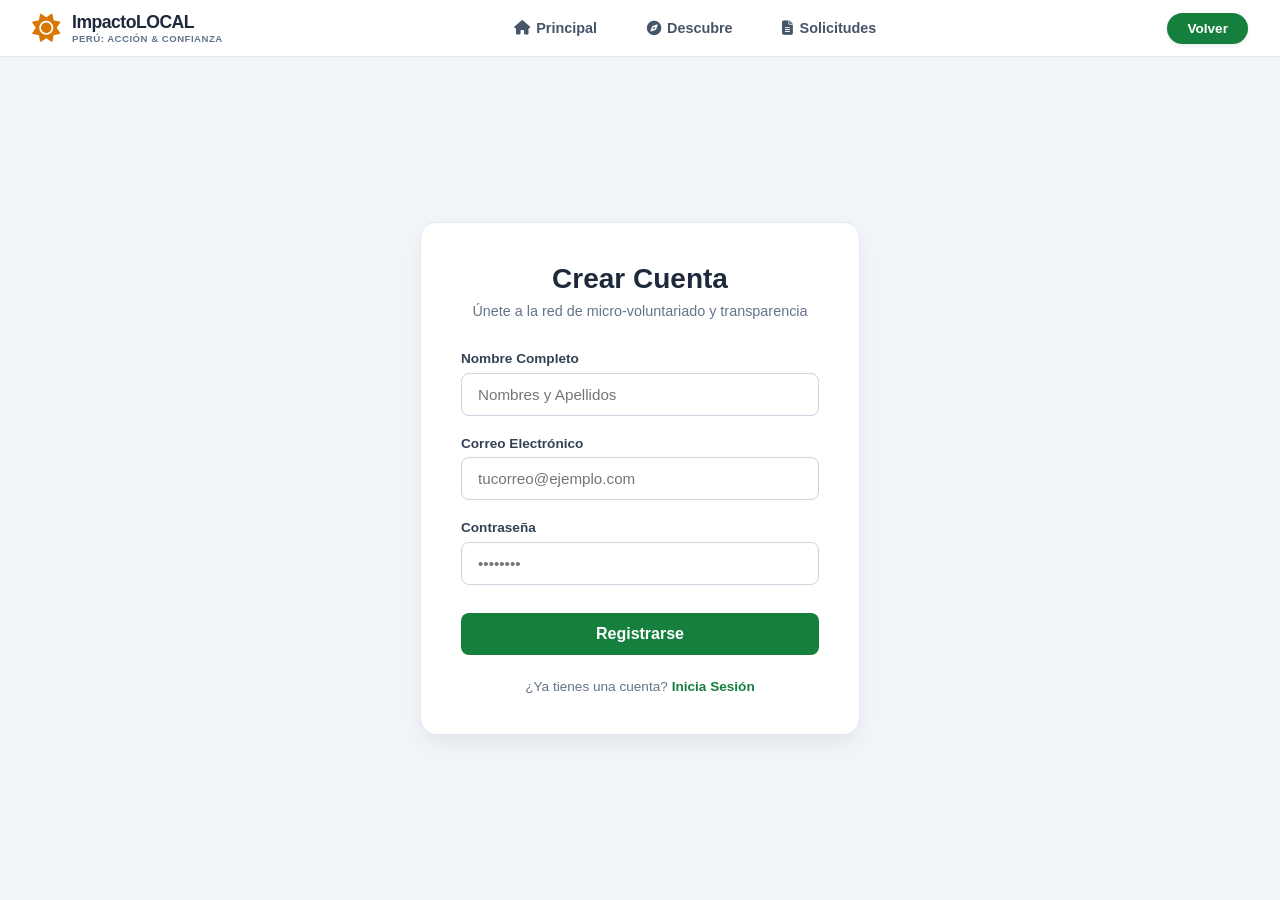
<file: registrar.html>
<!DOCTYPE html>
<html lang="es">
<head>
    <meta charset="UTF-8">
    <meta name="viewport" content="width=device-width, initial-scale=1.0">
    <title>ImpactoLOCAL - Registrar Usuario</title>
    <link rel="stylesheet" href="css/styles.css">
    <link rel="stylesheet" href="https://cdnjs.cloudflare.com/ajax/libs/font-awesome/6.4.0/css/all.min.css">
</head>
<body class="auth-body">
    <header class="site-header">
        <div class="header-container">
            <a href="index.html" class="logo-area">
                <i class="fa-solid fa-sun logo-icon"></i>
                <div class="logo-text">
                    <span class="logo-title">ImpactoLOCAL</span>
                    <span class="logo-subtitle">PERÚ: ACCIÓN & CONFIANZA</span>
                </div>
            </a>
            <nav class="main-nav">
                <a href="index.html" class="nav-item"><i class="fa-solid fa-house"></i> Principal</a>
                <a href="descubre.html" class="nav-item"><i class="fa-solid fa-compass"></i> Descubre</a>
                <a href="solicitudes.html" class="nav-item"><i class="fa-solid fa-file-lines"></i> Solicitudes</a>
            </nav>
            <div class="header-actions">
                <a href="index.html" class="btn-pill">Volver</a>
            </div>
        </div>
    </header>

    <div class="auth-wrapper">
        <div class="auth-card">
            <div class="auth-header-box">
                <h2>Crear Cuenta</h2>
                <p>Únete a la red de micro-voluntariado y transparencia</p>
            </div>
            <form class="auth-form" onsubmit="event.preventDefault(); window.location.href='descubre.html';">
                <div class="form-field">
                    <label>Nombre Completo</label>
                    <input type="text" placeholder="Nombres y Apellidos" required>
                </div>
                <div class="form-field">
                    <label>Correo Electrónico</label>
                    <input type="email" placeholder="tucorreo@ejemplo.com" required>
                </div>
                <div class="form-field">
                    <label>Contraseña</label>
                    <input type="password" placeholder="••••••••" required>
                </div>
                <button type="submit" class="btn-submit-form">Registrarse</button>
            </form>
            <div class="auth-switch">
                <span>¿Ya tienes una cuenta?</span> <a href="iniciar-sesion.html">Inicia Sesión</a>
            </div>
        </div>
    </div>
</body>
</html>
</file>
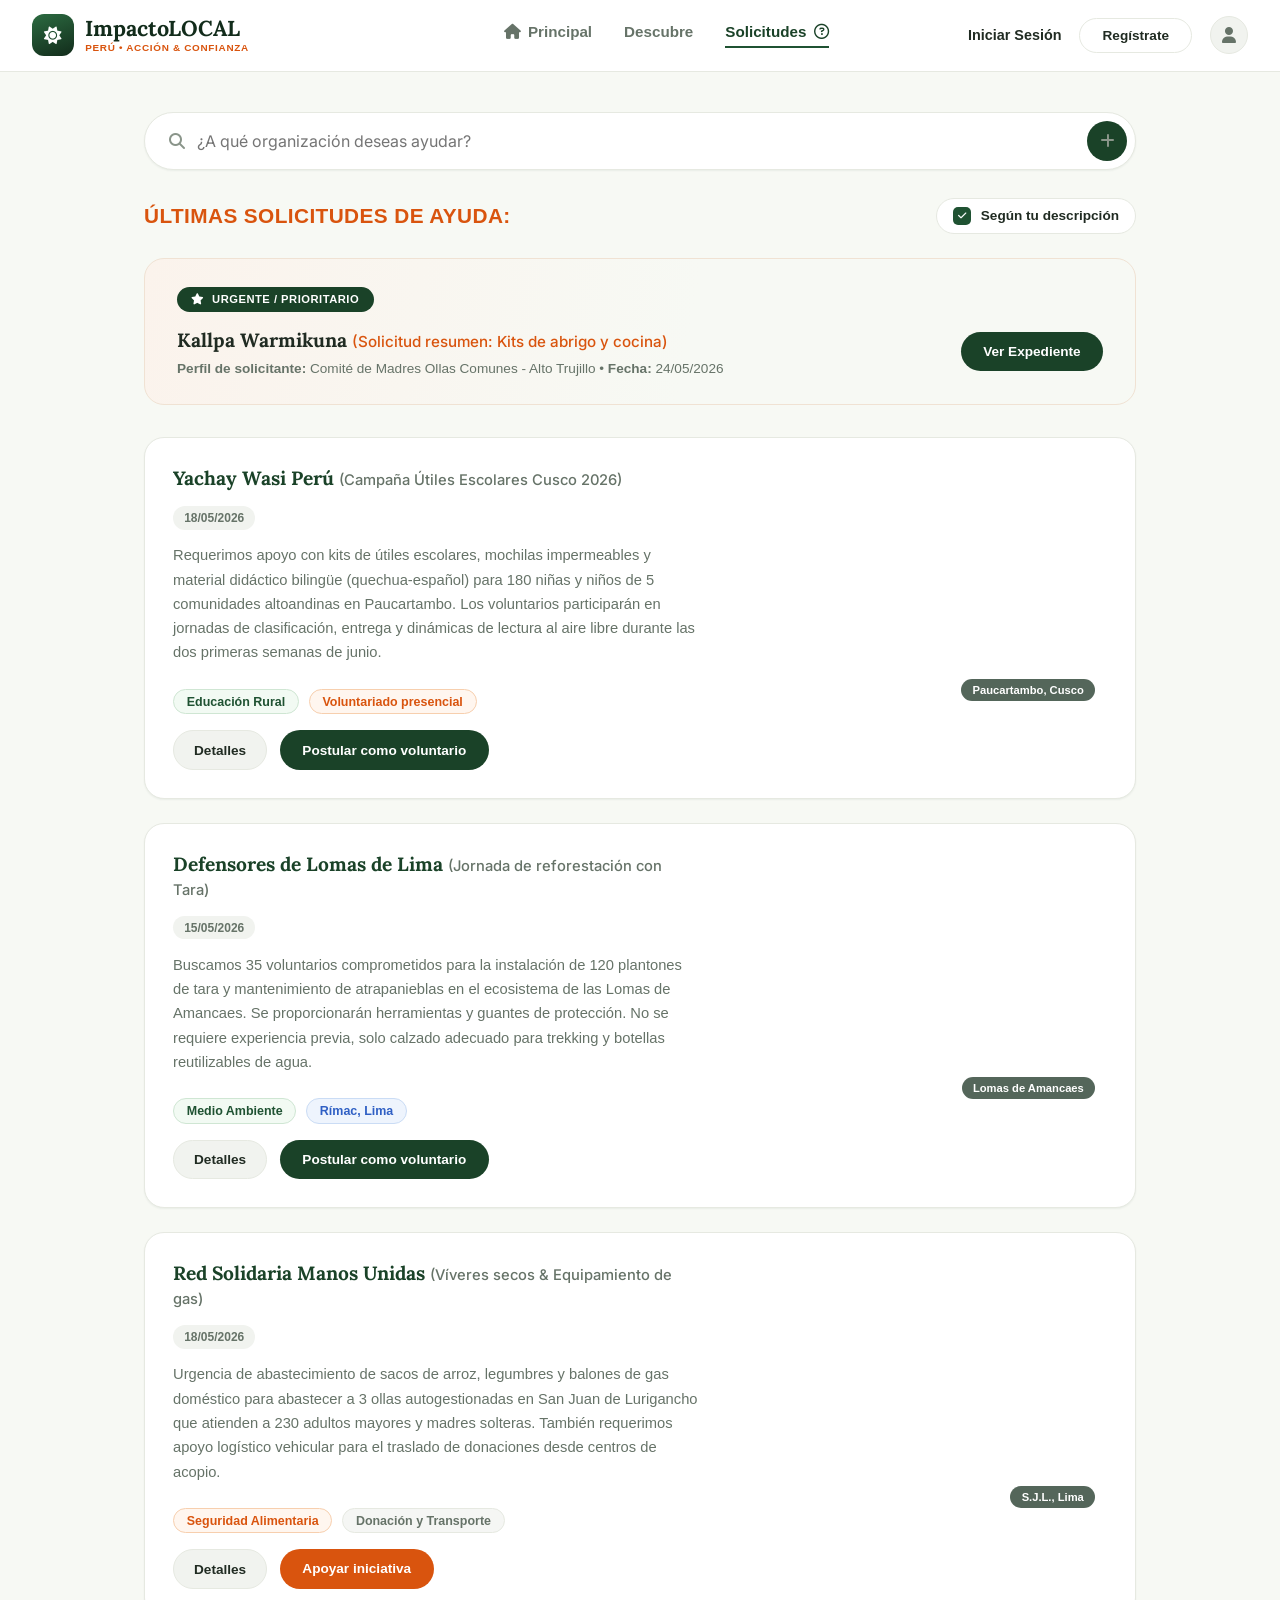
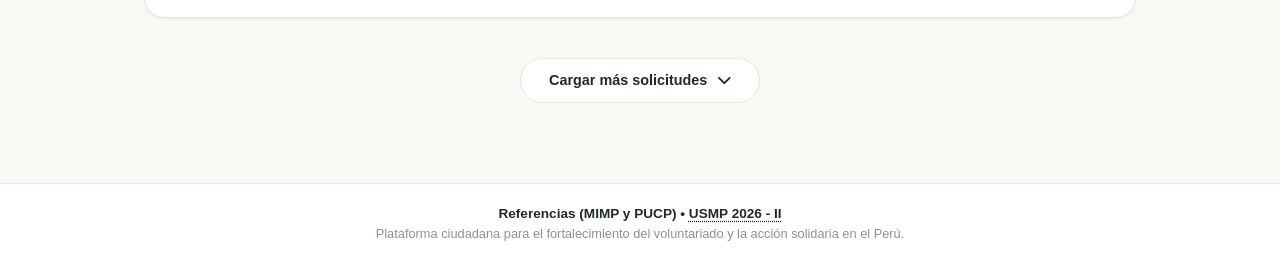
<file: solicitudes.html>
<!DOCTYPE html>
<html lang="es">
<head>
<meta charset="UTF-8">
<meta name="viewport" content="width=device-width, initial-scale=1.0">
<title>ImpactoLOCAL - Solicitudes de Ayuda</title>
<link rel="preconnect" href="https://fonts.googleapis.com">
<link rel="preconnect" href="https://fonts.gstatic.com" crossorigin>
<link href="https://fonts.googleapis.com/css2?family=Lora:wght@500;600;700&family=Inter:wght@400;500;600;700;800&display=swap" rel="stylesheet">
<link rel="stylesheet" href="css/styles.css">
<link rel="stylesheet" href="https://cdnjs.cloudflare.com/ajax/libs/font-awesome/6.4.0/css/all.min.css">
</head>
<body class="il-body">
<header class="il-header">
<div class="il-header-inner">
<a href="index.html" class="il-logo">
<span class="il-logo-icon"><i class="fa-solid fa-sun"></i></span>
<span class="il-logo-text">
<span class="il-logo-title">ImpactoLOCAL</span>
<span class="il-logo-sub">PERÚ &bull; ACCIÓN &amp; CONFIANZA</span>
</span>
</a>
<nav class="il-nav">
<a href="index.html" class="il-nav-link"><i class="fa-solid fa-house"></i> Principal</a>
<a href="descubre.html" class="il-nav-link">Descubre</a>
<a href="solicitudes.html" class="il-nav-link is-active">Solicitudes <i class="fa-regular fa-circle-question"></i></a>
</nav>
<div class="il-header-actions">
<a href="iniciar-sesion.html" class="il-link-muted">Iniciar Sesión</a>
<a href="registrar.html" class="il-btn-outline">Regístrate</a>
<a href="iniciar-sesion.html" class="il-avatar" aria-label="Cuenta"><i class="fa-solid fa-user"></i></a>
</div>
<button class="il-nav-toggle" id="ilNavToggle" aria-label="Abrir menú"><i class="fa-solid fa-bars"></i></button>
</div>
</header>

<main class="il-main">
<section class="il-solicitudes">
<form class="il-search-compact" onsubmit="return false;">
<i class="fa-solid fa-magnifying-glass"></i>
<input type="text" id="ilSolSearch" placeholder="¿A qué organización deseas ayudar?">
<button type="submit" class="il-search-submit-sm" aria-label="Buscar"><i class="fa-solid fa-plus"></i></button>
</form>

<div class="il-solicitudes-heading">
<h2>Últimas Solicitudes de Ayuda:</h2>
<label class="il-toggle-check">
<input type="checkbox" id="ilDescToggle" checked>
<span class="il-toggle-box"><i class="fa-solid fa-check"></i></span>
Según tu descripción
</label>
</div>

<article class="il-urgent-card">
<span class="il-urgent-tag"><i class="fa-solid fa-star"></i> Urgente / Prioritario</span>
<div class="il-urgent-row">
<div class="il-urgent-info">
<h3>Kallpa Warmikuna <span class="il-urgent-sub">(Solicitud resumen: Kits de abrigo y cocina)</span></h3>
<p><strong>Perfil de solicitante:</strong> Comité de Madres Ollas Comunes - Alto Trujillo &bull; <strong>Fecha:</strong> 24/05/2026</p>
</div>
<a href="#" class="il-btn-solid il-urgent-btn">Ver Expediente</a>
</div>
</article>

<div class="il-request-list">
<article class="il-request-card">
<div class="il-request-content">
<div class="il-request-title-row">
<h3>Yachay Wasi Perú <span class="il-request-sub">(Campaña Útiles Escolares Cusco 2026)</span></h3>
<span class="il-request-date">18/05/2026</span>
</div>
<p>Requerimos apoyo con kits de útiles escolares, mochilas impermeables y material didáctico bilingüe (quechua-español) para 180 niñas y niños de 5 comunidades altoandinas en Paucartambo. Los voluntarios participarán en jornadas de clasificación, entrega y dinámicas de lectura al aire libre durante las dos primeras semanas de junio.</p>
<div class="il-request-footer">
<div class="il-request-tags">
<span class="il-chip il-chip--green-outline">Educación Rural</span>
<span class="il-chip il-chip--orange-outline">Voluntariado presencial</span>
</div>
<div class="il-card-actions">
<a href="#" class="il-btn-gray">Detalles</a>
<a href="#" class="il-btn-solid">Postular como voluntario</a>
</div>
</div>
</div>
<div class="il-request-image" style="background-image:url('https://images.unsplash.com/photo-1497486751825-1233686d5d80?auto=format&amp;fit=crop&amp;w=900&amp;q=80')">
<span class="il-image-tag">Paucartambo, Cusco</span>
</div>
</article>

<article class="il-request-card">
<div class="il-request-content">
<div class="il-request-title-row">
<h3>Defensores de Lomas de Lima <span class="il-request-sub">(Jornada de reforestación con Tara)</span></h3>
<span class="il-request-date">15/05/2026</span>
</div>
<p>Buscamos 35 voluntarios comprometidos para la instalación de 120 plantones de tara y mantenimiento de atrapanieblas en el ecosistema de las Lomas de Amancaes. Se proporcionarán herramientas y guantes de protección. No se requiere experiencia previa, solo calzado adecuado para trekking y botellas reutilizables de agua.</p>
<div class="il-request-footer">
<div class="il-request-tags">
<span class="il-chip il-chip--green-outline">Medio Ambiente</span>
<span class="il-chip il-chip--blue-outline">Rímac, Lima</span>
</div>
<div class="il-card-actions">
<a href="#" class="il-btn-gray">Detalles</a>
<a href="#" class="il-btn-solid">Postular como voluntario</a>
</div>
</div>
</div>
<div class="il-request-image" style="background-image:url('https://images.unsplash.com/photo-1416879595882-3373a0480b5b?auto=format&amp;fit=crop&amp;w=900&amp;q=80')">
<span class="il-image-tag">Lomas de Amancaes</span>
</div>
</article>

<article class="il-request-card">
<div class="il-request-content">
<div class="il-request-title-row">
<h3>Red Solidaria Manos Unidas <span class="il-request-sub">(Víveres secos &amp; Equipamiento de gas)</span></h3>
<span class="il-request-date">18/05/2026</span>
</div>
<p>Urgencia de abastecimiento de sacos de arroz, legumbres y balones de gas doméstico para abastecer a 3 ollas autogestionadas en San Juan de Lurigancho que atienden a 230 adultos mayores y madres solteras. También requerimos apoyo logístico vehicular para el traslado de donaciones desde centros de acopio.</p>
<div class="il-request-footer">
<div class="il-request-tags">
<span class="il-chip il-chip--orange-outline">Seguridad Alimentaria</span>
<span class="il-chip il-chip--gray-outline">Donación y Transporte</span>
</div>
<div class="il-card-actions">
<a href="#" class="il-btn-gray">Detalles</a>
<a href="#" class="il-btn-orange-solid">Apoyar iniciativa</a>
</div>
</div>
</div>
<div class="il-request-image" style="background-image:url('https://images.unsplash.com/photo-1593113598332-cd288d649433?auto=format&amp;fit=crop&amp;w=900&amp;q=80')">
<span class="il-image-tag">S.J.L., Lima</span>
</div>
</article>
</div>

<div class="il-load-more-wrap">
<button type="button" class="il-btn-loadmore" id="ilLoadMore">Cargar más solicitudes <i class="fa-solid fa-chevron-down"></i></button>
</div>
</section>
</main>

<footer class="il-footer il-footer-simple">
<div class="il-footer-inner-center">
<p>Referencias (MIMP y PUCP) &bull; <a href="administradores.html" class="usmp-admin-link">USMP 2026 - II</a></p>
<p class="il-footer-muted">Plataforma ciudadana para el fortalecimiento del voluntariado y la acción solidaria en el Perú.</p>
</div>
</footer>

<script src="js/solicitudes.js"></script>
</body>
</html>
</file>
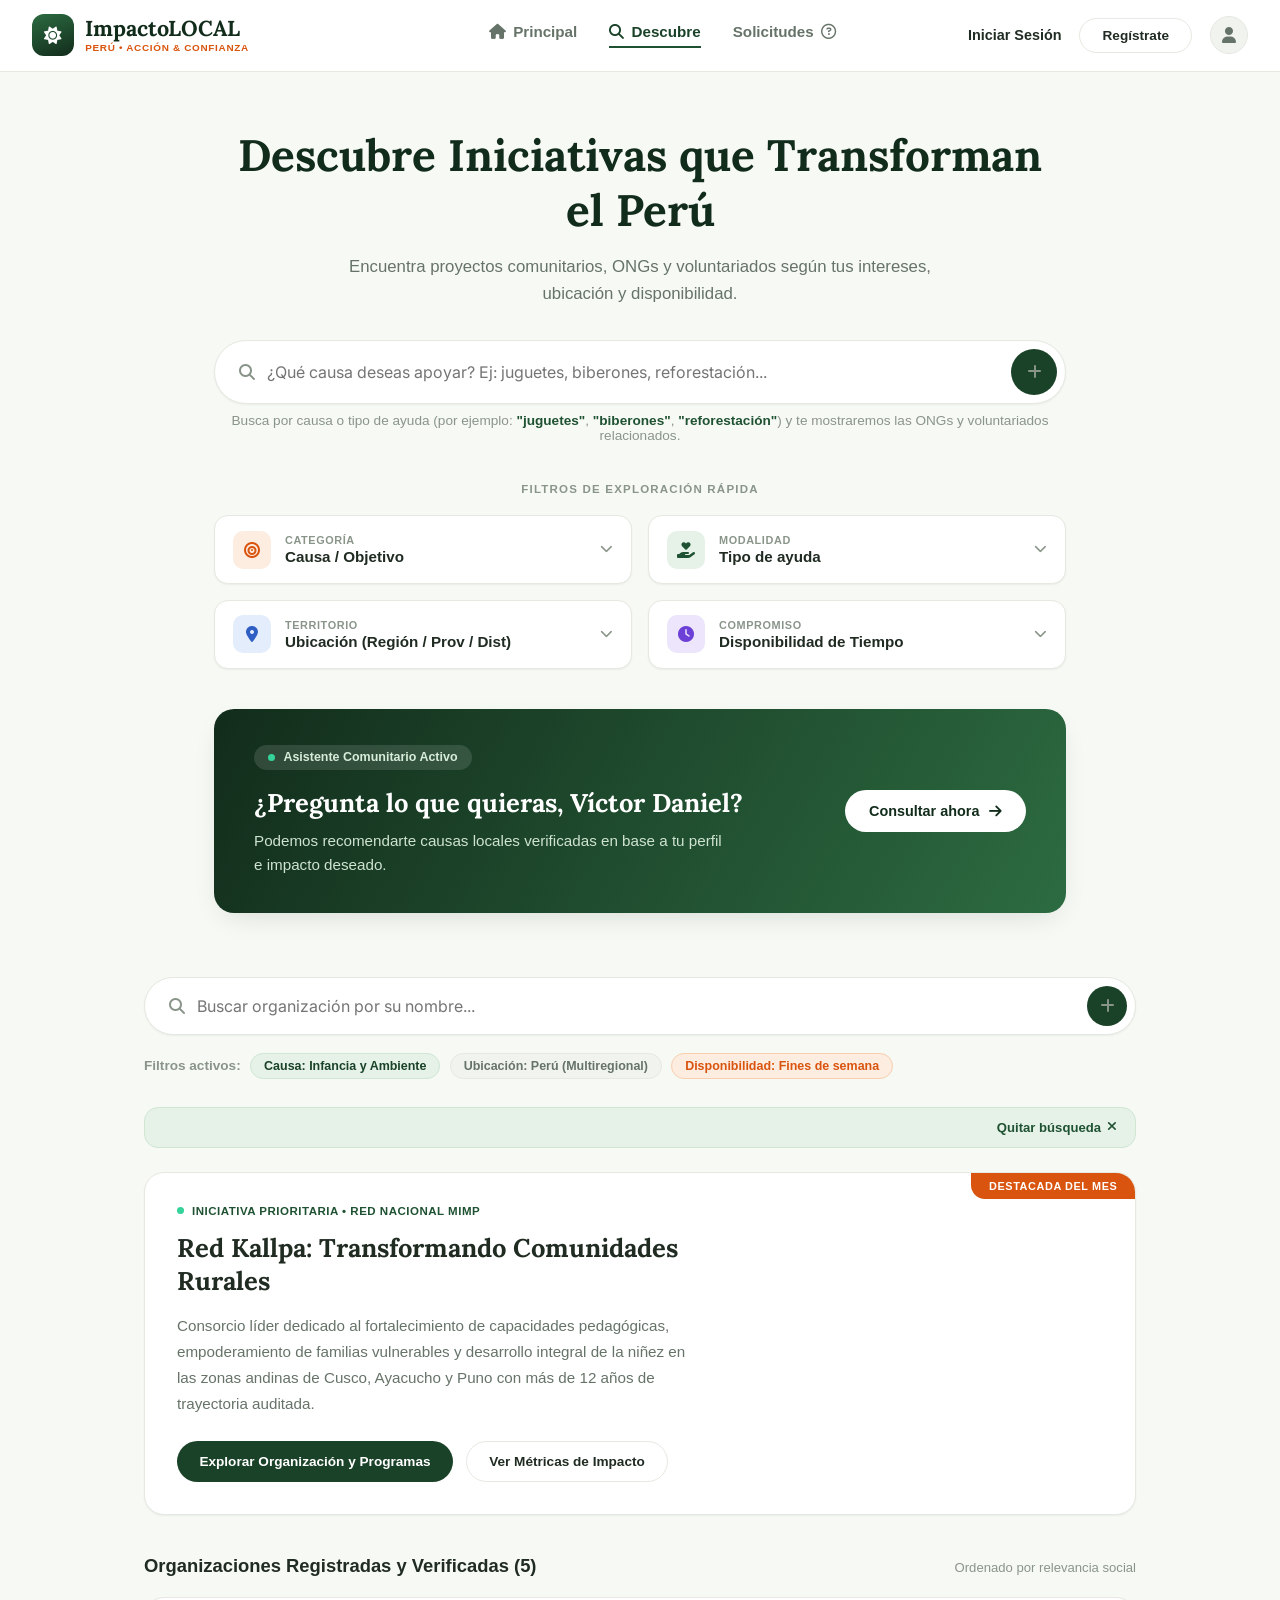
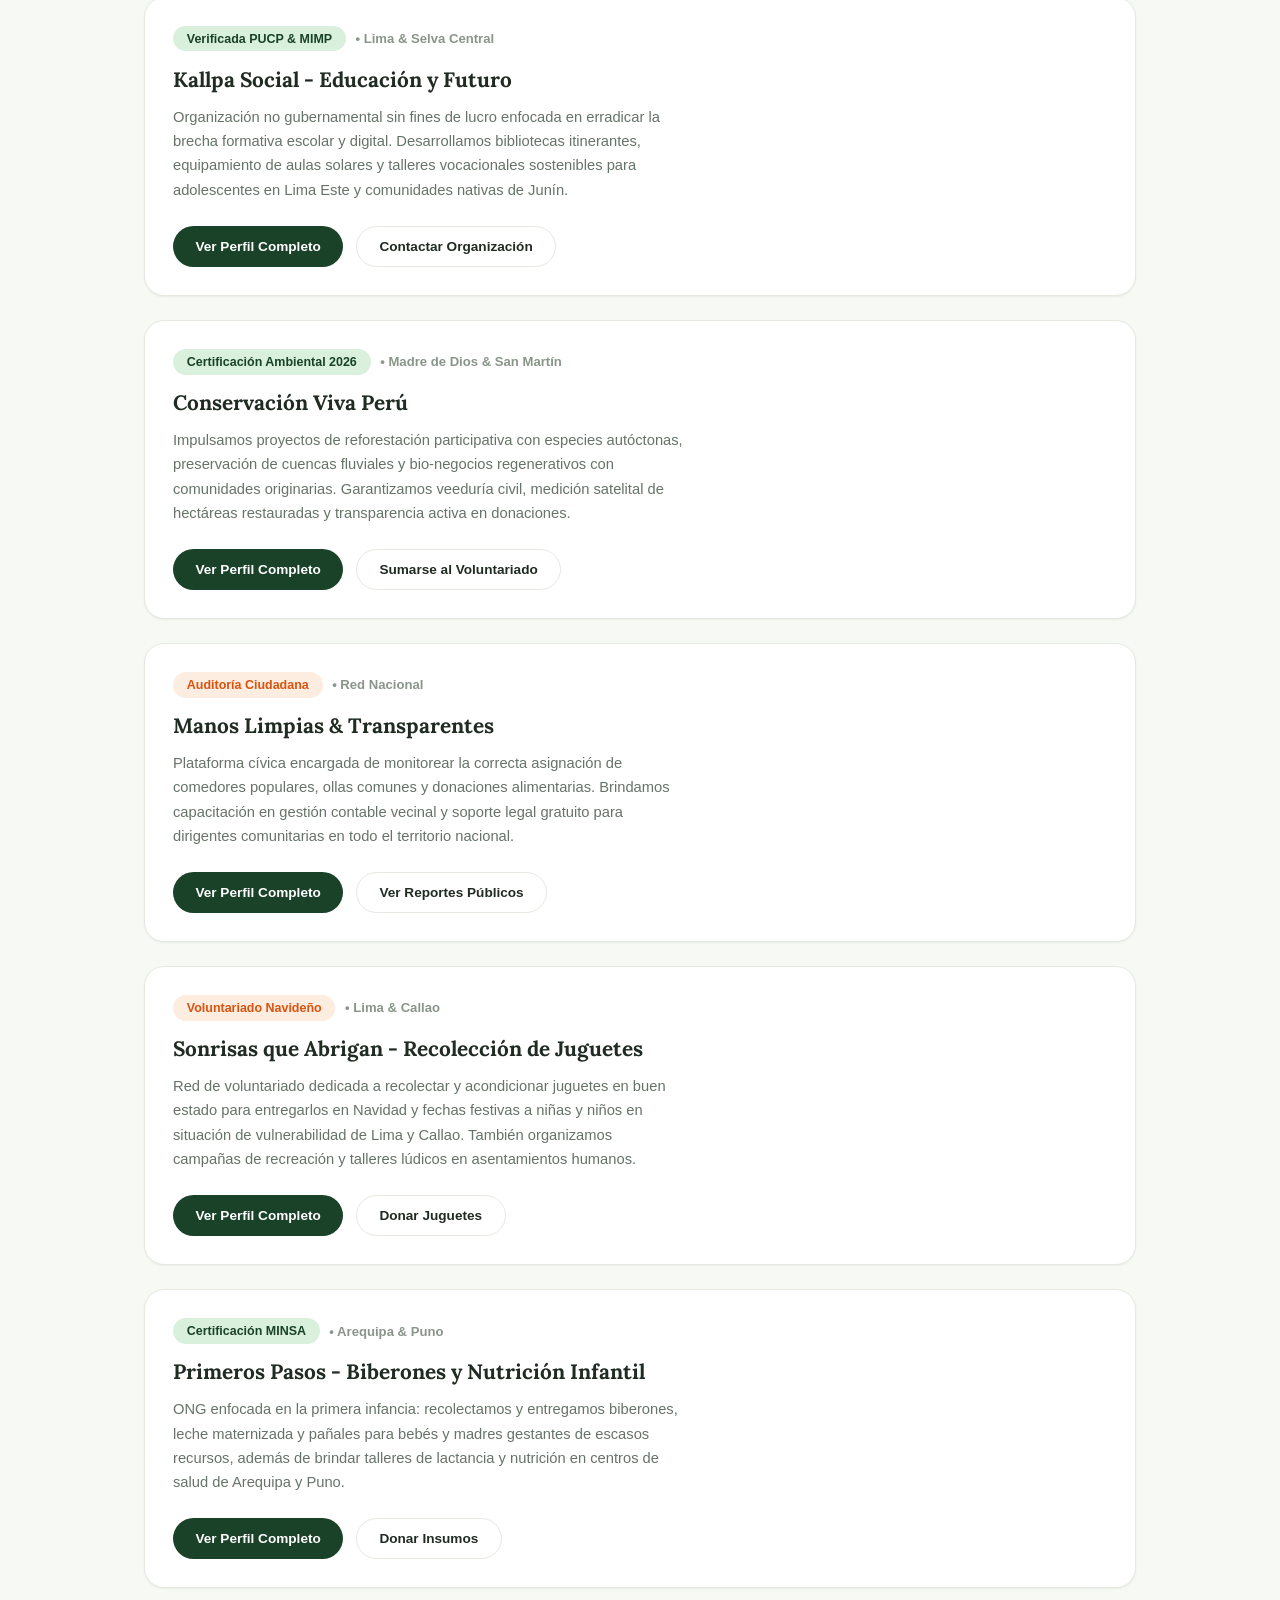
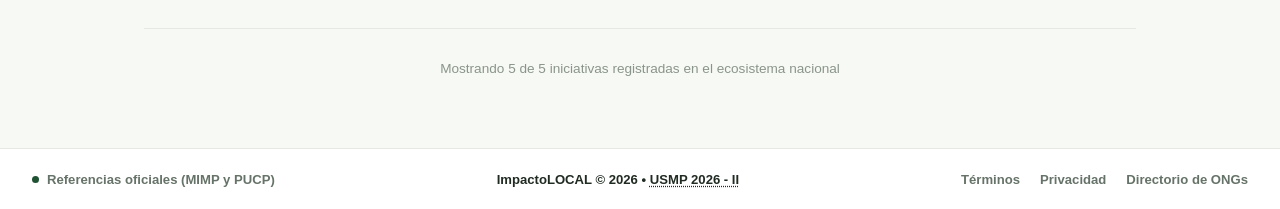
<file: html/descubre.html>
<!DOCTYPE html>
<html lang="es">
<head>
<meta charset="UTF-8">
<meta name="viewport" content="width=device-width, initial-scale=1.0">
<title>ImpactoLOCAL - Descubre y Directorio de ONG's</title>
<link rel="preconnect" href="https://fonts.googleapis.com">
<link rel="preconnect" href="https://fonts.gstatic.com" crossorigin>
<link href="https://fonts.googleapis.com/css2?family=Lora:wght@500;600;700&family=Inter:wght@400;500;600;700;800&display=swap" rel="stylesheet">
<link rel="stylesheet" href="../css/styles.css">
<link rel="stylesheet" href="https://cdnjs.cloudflare.com/ajax/libs/font-awesome/6.4.0/css/all.min.css">
</head>
<body class="il-body">
<header class="il-header">
<div class="il-header-inner">
<a href="index.html" class="il-logo">
<span class="il-logo-icon"><i class="fa-solid fa-sun"></i></span>
<span class="il-logo-text">
<span class="il-logo-title">ImpactoLOCAL</span>
<span class="il-logo-sub">PERÚ &bull; ACCIÓN &amp; CONFIANZA</span>
</span>
</a>
<nav class="il-nav">
<a href="index.html" class="il-nav-link"><i class="fa-solid fa-house"></i> Principal</a>
<a href="descubre.html" class="il-nav-link is-active"><i class="fa-solid fa-magnifying-glass"></i> Descubre</a>
<a href="solicitudes.html" class="il-nav-link">Solicitudes <i class="fa-regular fa-circle-question"></i></a>
</nav>
<div class="il-header-actions">
<a href="iniciar-sesion.html" class="il-link-muted">Iniciar Sesión</a>
<a href="registrar.html" class="il-btn-outline">Regístrate</a>
<a href="iniciar-sesion.html" class="il-avatar" aria-label="Cuenta"><i class="fa-solid fa-user"></i></a>
</div>
<button class="il-nav-toggle" id="ilNavToggle" aria-label="Abrir menú"><i class="fa-solid fa-bars"></i></button>
</div>
</header>

<main class="il-main">
<section class="il-hero">
<h1>Descubre Iniciativas que Transforman el Perú</h1>
<p class="il-hero-sub">Encuentra proyectos comunitarios, ONGs y voluntariados según tus intereses, ubicación y disponibilidad.</p>

<form class="il-search-hero" onsubmit="return false;">
<i class="fa-solid fa-magnifying-glass"></i>
<input type="text" id="ilHeroSearch" placeholder="¿Qué causa deseas apoyar? Ej: juguetes, biberones, reforestación...">
<button type="submit" class="il-search-submit" aria-label="Buscar"><i class="fa-solid fa-plus"></i></button>
</form>
<p class="il-hero-search-hint">Busca por causa o tipo de ayuda (por ejemplo: <em>"juguetes"</em>, <em>"biberones"</em>, <em>"reforestación"</em>) y te mostraremos las ONGs y voluntariados relacionados.</p>

<p class="il-filters-label">Filtros de exploración rápida</p>

<div class="il-filters-grid">
<button type="button" class="il-filter-card" data-filter="categoria">
<span class="il-filter-icon il-filter-icon--orange"><i class="fa-solid fa-bullseye"></i></span>
<span class="il-filter-text">
<span class="il-filter-label">Categoría</span>
<span class="il-filter-value">Causa / Objetivo</span>
</span>
<i class="fa-solid fa-chevron-down il-filter-chevron"></i>
</button>

<button type="button" class="il-filter-card" data-filter="modalidad">
<span class="il-filter-icon il-filter-icon--green"><i class="fa-solid fa-hand-holding-heart"></i></span>
<span class="il-filter-text">
<span class="il-filter-label">Modalidad</span>
<span class="il-filter-value">Tipo de ayuda</span>
</span>
<i class="fa-solid fa-chevron-down il-filter-chevron"></i>
</button>

<button type="button" class="il-filter-card" data-filter="territorio">
<span class="il-filter-icon il-filter-icon--blue"><i class="fa-solid fa-location-dot"></i></span>
<span class="il-filter-text">
<span class="il-filter-label">Territorio</span>
<span class="il-filter-value">Ubicación (Región / Prov / Dist)</span>
</span>
<i class="fa-solid fa-chevron-down il-filter-chevron"></i>
</button>

<button type="button" class="il-filter-card" data-filter="compromiso">
<span class="il-filter-icon il-filter-icon--purple"><i class="fa-solid fa-clock"></i></span>
<span class="il-filter-text">
<span class="il-filter-label">Compromiso</span>
<span class="il-filter-value">Disponibilidad de Tiempo</span>
</span>
<i class="fa-solid fa-chevron-down il-filter-chevron"></i>
</button>
</div>

<div class="il-assistant-banner">
<div class="il-assistant-content">
<span class="il-assistant-badge"><span class="il-dot"></span> Asistente Comunitario Activo</span>
<h2>¿Pregunta lo que quieras, Víctor Daniel?</h2>
<p>Podemos recomendarte causas locales verificadas en base a tu perfil e impacto deseado.</p>
</div>
<button type="button" class="il-btn-white" id="ilConsultarBtn">Consultar ahora <i class="fa-solid fa-arrow-right"></i></button>
</div>
</section>

<section class="il-directory" id="directorio">
<form class="il-search-compact" onsubmit="return false;">
<i class="fa-solid fa-magnifying-glass"></i>
<input type="text" id="ilDirectorySearch" placeholder="Buscar organización por su nombre...">
<button type="submit" class="il-search-submit-sm" aria-label="Buscar"><i class="fa-solid fa-plus"></i></button>
</form>

<div class="il-active-filters" id="ilActiveFilters">
<span class="il-active-filters-label">Filtros activos:</span>
<span class="il-chip il-chip--green">Causa: Infancia y Ambiente</span>
<span class="il-chip il-chip--gray">Ubicación: Perú (Multiregional)</span>
<span class="il-chip il-chip--orange">Disponibilidad: Fines de semana</span>
</div>

<div class="il-search-note" id="ilSearchNote" hidden>
<span id="ilSearchNoteText"></span>
<button type="button" id="ilSearchNoteClear" class="il-search-note-clear">Quitar búsqueda <i class="fa-solid fa-xmark"></i></button>
</div>

<article class="il-featured-card">
<span class="il-featured-tag">Destacada del mes</span>
<div class="il-featured-grid">
<div class="il-featured-content">
<p class="il-eyebrow"><span class="il-dot"></span> INICIATIVA PRIORITARIA &bull; RED NACIONAL MIMP</p>
<h3>Red Kallpa: Transformando Comunidades Rurales</h3>
<p class="il-featured-desc">Consorcio líder dedicado al fortalecimiento de capacidades pedagógicas, empoderamiento de familias vulnerables y desarrollo integral de la niñez en las zonas andinas de Cusco, Ayacucho y Puno con más de 12 años de trayectoria auditada.</p>
<div class="il-card-actions">
<a href="solicitudes.html" class="il-btn-solid">Explorar Organización y Programas</a>
<a href="#" class="il-btn-outline-dark">Ver Métricas de Impacto</a>
</div>
</div>
<div class="il-featured-image" style="background-image:url('https://images.unsplash.com/photo-1509099836639-18ba1795216d?auto=format&amp;fit=crop&amp;w=900&amp;q=80')"></div>
</div>
</article>

<div class="il-directory-heading">
<h3 id="ilOrgCount">Organizaciones Registradas y Verificadas (5)</h3>
<span class="il-sort-label">Ordenado por relevancia social</span>
</div>

<div class="il-org-list" id="ilOrgList">
<article class="il-org-card" data-categorias="educación educacion infancia niñez ninez tecnología tecnologia bibliotecas talleres vocacionales aulas digitales lima junín junin">
<div class="il-org-content">
<div class="il-org-tags">
<span class="il-chip il-chip--green-solid">Verificada PUCP &amp; MIMP</span>
<span class="il-org-meta">&bull; Lima &amp; Selva Central</span>
</div>
<h3>Kallpa Social - Educación y Futuro</h3>
<p>Organización no gubernamental sin fines de lucro enfocada en erradicar la brecha formativa escolar y digital. Desarrollamos bibliotecas itinerantes, equipamiento de aulas solares y talleres vocacionales sostenibles para adolescentes en Lima Este y comunidades nativas de Junín.</p>
<div class="il-card-actions">
<a href="organizacion.html" class="il-btn-solid">Ver Perfil Completo</a>
<a href="#" class="il-btn-outline-dark">Contactar Organización</a>
</div>
</div>
<div class="il-org-image" style="background-image:url('https://images.unsplash.com/photo-1509062522246-3755977927d7?auto=format&amp;fit=crop&amp;w=900&amp;q=80')"></div>
</article>

<article class="il-org-card" data-categorias="medio ambiente reforestación reforestacion ecología ecologia cuencas fluviales bio-negocios comunidades originarias madre de dios san martín san martin naturaleza">
<div class="il-org-content">
<div class="il-org-tags">
<span class="il-chip il-chip--green-solid">Certificación Ambiental 2026</span>
<span class="il-org-meta">&bull; Madre de Dios &amp; San Martín</span>
</div>
<h3>Conservación Viva Perú</h3>
<p>Impulsamos proyectos de reforestación participativa con especies autóctonas, preservación de cuencas fluviales y bio-negocios regenerativos con comunidades originarias. Garantizamos veeduría civil, medición satelital de hectáreas restauradas y transparencia activa en donaciones.</p>
<div class="il-card-actions">
<a href="organizacion.html" class="il-btn-solid">Ver Perfil Completo</a>
<a href="#" class="il-btn-outline-dark">Sumarse al Voluntariado</a>
</div>
</div>
<div class="il-org-image" style="background-image:url('https://images.unsplash.com/photo-1416879595882-3373a0480b5b?auto=format&amp;fit=crop&amp;w=900&amp;q=80')"></div>
</article>

<article class="il-org-card" data-categorias="comedores populares ollas comunes alimentación alimentacion donaciones transparencia auditoría auditoria nacional">
<div class="il-org-content">
<div class="il-org-tags">
<span class="il-chip il-chip--orange-solid">Auditoría Ciudadana</span>
<span class="il-org-meta">&bull; Red Nacional</span>
</div>
<h3>Manos Limpias &amp; Transparentes</h3>
<p>Plataforma cívica encargada de monitorear la correcta asignación de comedores populares, ollas comunes y donaciones alimentarias. Brindamos capacitación en gestión contable vecinal y soporte legal gratuito para dirigentes comunitarias en todo el territorio nacional.</p>
<div class="il-card-actions">
<a href="organizacion.html" class="il-btn-solid">Ver Perfil Completo</a>
<a href="#" class="il-btn-outline-dark">Ver Reportes Públicos</a>
</div>
</div>
<div class="il-org-image" style="background-image:url('https://images.unsplash.com/photo-1524069290683-0457abfe42c3?auto=format&amp;fit=crop&amp;w=900&amp;q=80')"></div>
</article>

<article class="il-org-card" data-categorias="juguetes juguete recolección de juguetes recoleccion de juguetes navidad niñez ninez recreación recreacion donación de juguetes donacion de juguetes voluntariado infantil regalos">
<div class="il-org-content">
<div class="il-org-tags">
<span class="il-chip il-chip--orange-solid">Voluntariado Navideño</span>
<span class="il-org-meta">&bull; Lima &amp; Callao</span>
</div>
<h3>Sonrisas que Abrigan - Recolección de Juguetes</h3>
<p>Red de voluntariado dedicada a recolectar y acondicionar juguetes en buen estado para entregarlos en Navidad y fechas festivas a niñas y niños en situación de vulnerabilidad de Lima y Callao. También organizamos campañas de recreación y talleres lúdicos en asentamientos humanos.</p>
<div class="il-card-actions">
<a href="organizacion.html" class="il-btn-solid">Ver Perfil Completo</a>
<a href="#" class="il-btn-outline-dark">Donar Juguetes</a>
</div>
</div>
<div class="il-org-image" style="background-image:url('https://images.unsplash.com/photo-1601758228041-f3b2795255f1?auto=format&amp;fit=crop&amp;w=900&amp;q=80')"></div>
</article>

<article class="il-org-card" data-categorias="biberones biberón leche maternizada pañales panales lactancia primera infancia nutrición infantil nutricion infantil bebés bebes recién nacidos recien nacidos">
<div class="il-org-content">
<div class="il-org-tags">
<span class="il-chip il-chip--green-solid">Certificación MINSA</span>
<span class="il-org-meta">&bull; Arequipa &amp; Puno</span>
</div>
<h3>Primeros Pasos - Biberones y Nutrición Infantil</h3>
<p>ONG enfocada en la primera infancia: recolectamos y entregamos biberones, leche maternizada y pañales para bebés y madres gestantes de escasos recursos, además de brindar talleres de lactancia y nutrición en centros de salud de Arequipa y Puno.</p>
<div class="il-card-actions">
<a href="organizacion.html" class="il-btn-solid">Ver Perfil Completo</a>
<a href="#" class="il-btn-outline-dark">Donar Insumos</a>
</div>
</div>
<div class="il-org-image" style="background-image:url('https://images.unsplash.com/photo-1515488042361-ee00e0ddd4e4?auto=format&amp;fit=crop&amp;w=900&amp;q=80')"></div>
</article>
</div>

<p class="il-empty-state" id="ilEmptyState" hidden><i class="fa-regular fa-face-frown"></i> No encontramos organizaciones que coincidan con tu búsqueda. Intenta con otra palabra clave.</p>

<p class="il-showing-label" id="ilShowingLabel">Mostrando 5 de 5 iniciativas registradas en el ecosistema nacional</p>
</section>
</main>

<footer class="il-footer">
<div class="il-footer-inner">
<span class="il-footer-refs"><span class="il-dot"></span> Referencias oficiales (MIMP y PUCP)</span>
<span class="il-footer-center">ImpactoLOCAL &copy; 2026 &bull; <a href="administradores.html" class="usmp-admin-link">USMP 2026 - II</a></span>
<span class="il-footer-links"><a href="#">Términos</a><a href="#">Privacidad</a><a href="descubre.html">Directorio de ONGs</a></span>
</div>
</footer>

<script src="../js/descubre.js"></script>
</body>
</html>
</file>
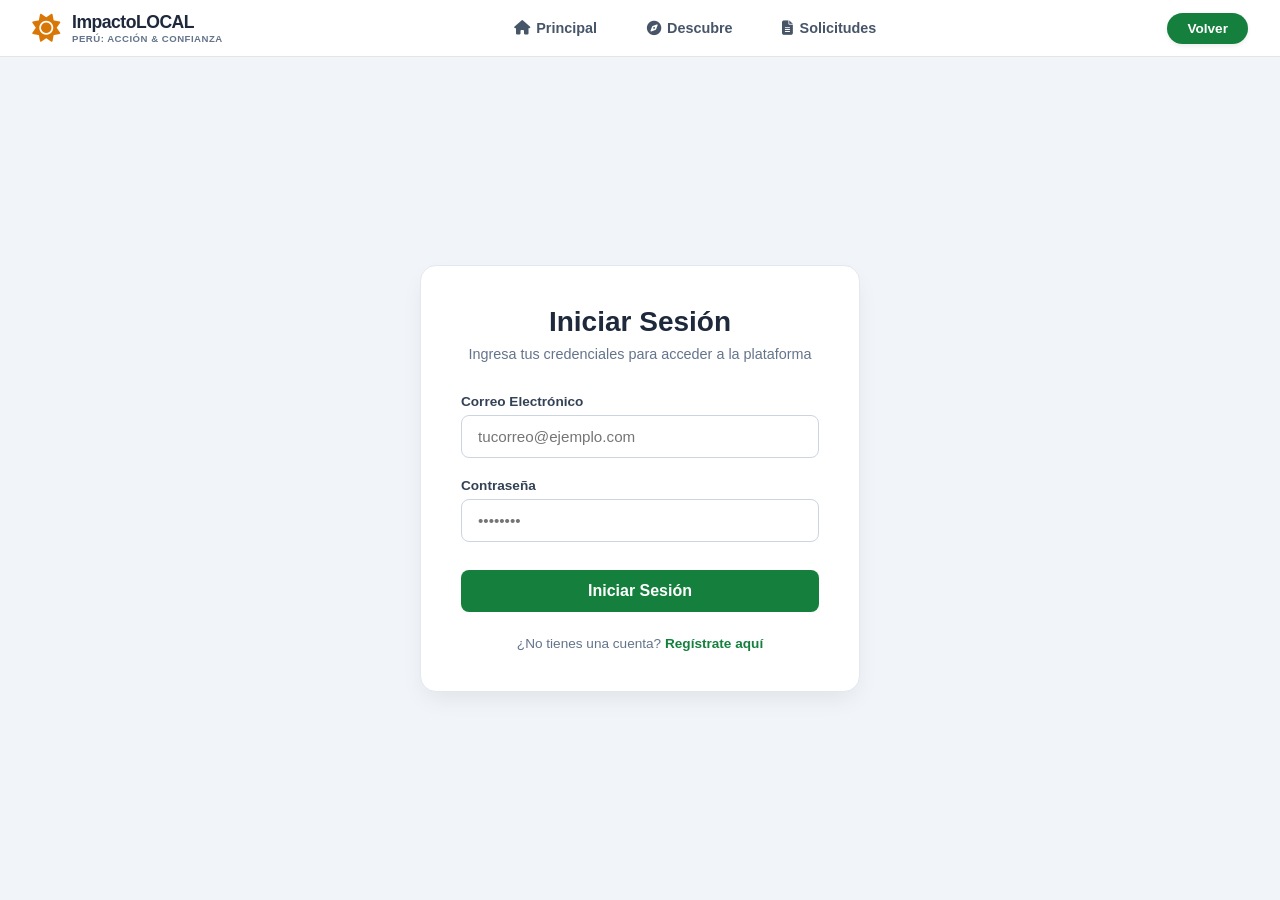
<file: html/iniciar-sesion.html>
<!DOCTYPE html>
<html lang="es">
<head>
    <meta charset="UTF-8">
    <meta name="viewport" content="width=device-width, initial-scale=1.0">
    <title>ImpactoLOCAL - Iniciar Sesión</title>
    <link rel="stylesheet" href="../css/styles.css">
    <link rel="stylesheet" href="https://cdnjs.cloudflare.com/ajax/libs/font-awesome/6.4.0/css/all.min.css">
</head>
<body class="auth-body">
    <header class="site-header">
        <div class="header-container">
            <a href="index.html" class="logo-area">
                <i class="fa-solid fa-sun logo-icon"></i>
                <div class="logo-text">
                    <span class="logo-title">ImpactoLOCAL</span>
                    <span class="logo-subtitle">PERÚ: ACCIÓN & CONFIANZA</span>
                </div>
            </a>
            <nav class="main-nav">
                <a href="index.html" class="nav-item"><i class="fa-solid fa-house"></i> Principal</a>
                <a href="descubre.html" class="nav-item"><i class="fa-solid fa-compass"></i> Descubre</a>
                <a href="solicitudes.html" class="nav-item"><i class="fa-solid fa-file-lines"></i> Solicitudes</a>
            </nav>
            <div class="header-actions">
                <a href="index.html" class="btn-pill">Volver</a>
            </div>
        </div>
    </header>

    <div class="auth-wrapper">
        <div class="auth-card">
            <div class="auth-header-box">
                <h2>Iniciar Sesión</h2>
                <p>Ingresa tus credenciales para acceder a la plataforma</p>
            </div>
            <form class="auth-form" onsubmit="event.preventDefault(); window.location.href='descubre.html';">
                <div class="form-field">
                    <label>Correo Electrónico</label>
                    <input type="email" placeholder="tucorreo@ejemplo.com" required>
                </div>
                <div class="form-field">
                    <label>Contraseña</label>
                    <input type="password" placeholder="••••••••" required>
                </div>
                <button type="submit" class="btn-submit-form">Iniciar Sesión</button>
            </form>
            <div class="auth-switch">
                <span>¿No tienes una cuenta?</span> <a href="registrar.html">Regístrate aquí</a>
            </div>
        </div>
    </div>
</body>
</html>
</file>
<file: css/styles.css>
* {
    margin: 0;
    padding: 0;
    box-sizing: border-box;
    font-family: -apple-system, BlinkMacSystemFont, "Segoe UI", Roboto, Helvetica, Arial, sans-serif;
}

body {
    background-color: #f7f9f6;
    color: #2b3e32;
    display: flex;
    flex-direction: column;
    min-height: 100vh;
}

.site-header {
    background: #ffffff;
    border-bottom: 1px solid #e2e8df;
    padding: 0.75rem 2rem;
    position: sticky;
    top: 0;
    z-index: 100;
}

.header-container {
    max-width: 1280px;
    margin: 0 auto;
    display: flex;
    align-items: center;
    justify-content: space-between;
}

.logo-area {
    display: flex;
    align-items: center;
    gap: 0.75rem;
}

.logo-icon {
    font-size: 1.75rem;
    color: #d97706;
}

.logo-text {
    display: flex;
    flex-direction: column;
}

.logo-title {
    font-size: 1.1rem;
    font-weight: 800;
    color: #1e293b;
    letter-spacing: -0.5px;
}

.logo-subtitle {
    font-size: 0.6rem;
    font-weight: 700;
    color: #64748b;
    letter-spacing: 0.5px;
}

.main-nav {
    display: flex;
    gap: 1.5rem;
}

.nav-item {
    text-decoration: none;
    color: #475569;
    font-size: 0.9rem;
    font-weight: 600;
    display: flex;
    align-items: center;
    gap: 0.4rem;
    padding: 0.4rem 0.8rem;
    border-radius: 999px;
    transition: all 0.2s;
}

.nav-item:hover, .nav-item.active {
    color: #15803d;
    background: #f0fdf4;
}

.header-actions {
    display: flex;
    align-items: center;
    gap: 1rem;
}

.btn-text {
    text-decoration: none;
    color: #475569;
    font-size: 0.9rem;
    font-weight: 600;
}

.btn-pill {
    text-decoration: none;
    background: #15803d;
    color: #ffffff;
    font-size: 0.85rem;
    font-weight: 600;
    padding: 0.5rem 1.25rem;
    border-radius: 999px;
    box-shadow: 0 2px 4px rgba(0,0,0,0.08);
    transition: background 0.2s;
}

.btn-pill:hover {
    background: #166534;
}

.user-avatar {
    width: 32px;
    height: 32px;
    background: #e2e8f0;
    border-radius: 50%;
    display: flex;
    align-items: center;
    justify-content: center;
    color: #64748b;
    font-size: 0.85rem;
}

.main-content {
    flex: 1;
    max-width: 1000px;
    width: 100%;
    margin: 0 auto;
    padding: 2rem 1.5rem 4rem 1.5rem;
}

.hero-banner {
    position: relative;
    width: 100%;
    height: 340px;
    border-radius: 16px;
    overflow: hidden;
    background: linear-gradient(rgba(0,0,0,0.35), rgba(0,0,0,0.55)), url('https://images.unsplash.com/photo-1593113598332-cd288d649433?auto=format&fit=crop&w=1200&q=80') center/cover no-repeat;
    display: flex;
    align-items: center;
    justify-content: center;
    text-align: center;
    box-shadow: 0 10px 25px -5px rgba(0, 0, 0, 0.15);
}

.hero-content {
    padding: 0 2rem;
    z-index: 2;
}

.hero-content h1 {
    color: #ffffff;
    font-size: 2.25rem;
    font-weight: 800;
    line-height: 1.25;
    text-shadow: 0 2px 4px rgba(0,0,0,0.3);
    max-width: 800px;
}

.org-badge-container {
    display: flex;
    justify-content: center;
    margin-top: -16px;
    position: relative;
    z-index: 10;
}

.org-tag {
    background: #ffffff;
    color: #334155;
    font-size: 0.75rem;
    font-weight: 800;
    padding: 0.4rem 1.25rem;
    border-radius: 999px;
    box-shadow: 0 4px 6px -1px rgba(0,0,0,0.08);
    border: 1px solid #e2e8f0;
    letter-spacing: 0.5px;
}

.section-block {
    margin-top: 3.5rem;
}

.section-heading {
    text-align: center;
    font-size: 2rem;
    font-weight: 800;
    margin-bottom: 2rem;
    letter-spacing: -0.5px;
}

.red-heading {
    color: #c2410c;
}

.green-heading {
    color: #15803d;
}

.section-intro {
    text-align: center;
    color: #475569;
    font-size: 1.05rem;
    margin-top: -1.25rem;
    margin-bottom: 2rem;
}

.problem-card {
    background: #ffffff;
    padding: 2rem;
    border-radius: 12px;
    box-shadow: 0 4px 6px -1px rgba(0,0,0,0.04);
    border: 1px solid #e5e7eb;
    font-size: 1.05rem;
    line-height: 1.7;
    color: #334155;
    margin-bottom: 2rem;
}

.diagnostic-box {
    background: #ffffff;
    padding: 2.25rem;
    border-radius: 12px;
    box-shadow: 0 4px 6px -1px rgba(0,0,0,0.04);
    border: 1px solid #e5e7eb;
    margin-bottom: 2rem;
    position: relative;
}

.diagnostic-tag {
    position: absolute;
    top: -12px;
    left: 2rem;
    background: #f1f5f9;
    color: #475569;
    font-size: 0.7rem;
    font-weight: 700;
    padding: 0.25rem 0.75rem;
    border-radius: 4px;
    letter-spacing: 0.5px;
}

.diagnostic-box h3 {
    font-size: 1.1rem;
    color: #1e293b;
    margin-bottom: 1.75rem;
    font-weight: 700;
}

.stats-grid {
    display: grid;
    grid-template-columns: repeat(4, 1fr);
    gap: 1rem;
}

.stat-card {
    background: #f8fafc;
    border: 1px solid #e2e8f0;
    border-radius: 10px;
    padding: 1.25rem 1rem;
    display: flex;
    flex-direction: column;
    justify-content: space-between;
}

.stat-header {
    display: flex;
    justify-content: space-between;
    align-items: center;
    margin-bottom: 0.75rem;
}

.stat-label {
    font-size: 0.65rem;
    font-weight: 800;
    color: #64748b;
    letter-spacing: 0.5px;
}

.stat-dot {
    width: 8px;
    height: 8px;
    border-radius: 50%;
    background: #cbd5e1;
}

.stat-dot.green { background: #22c55e; }
.stat-dot.orange { background: #f97316; }

.stat-value {
    font-size: 1.75rem;
    font-weight: 800;
    color: #0f172a;
    line-height: 1;
    margin-bottom: 0.5rem;
}

.stat-desc {
    font-size: 0.8rem;
    color: #475569;
}

.crisis-box {
    background: #ffffff;
    padding: 2.25rem;
    border-radius: 12px;
    box-shadow: 0 4px 6px -1px rgba(0,0,0,0.04);
    border-left: 5px solid #dc2626;
    border-top: 1px solid #e5e7eb;
    border-right: 1px solid #e5e7eb;
    border-bottom: 1px solid #e5e7eb;
}

.crisis-title {
    display: flex;
    align-items: center;
    gap: 0.75rem;
    color: #dc2626;
    font-size: 1.25rem;
    font-weight: 800;
    margin-bottom: 1.25rem;
}

.crisis-box p {
    color: #334155;
    line-height: 1.7;
    margin-bottom: 1rem;
    font-size: 1rem;
}

.crisis-box p:last-child {
    margin-bottom: 0;
}

.solution-header {
    text-align: center;
    margin-bottom: 2.5rem;
}

.solution-header h3 {
    font-size: 1.35rem;
    color: #1e293b;
    font-weight: 800;
    margin-bottom: 0.5rem;
}

.solution-header p {
    color: #64748b;
    font-size: 1rem;
}

.solution-cards-grid {
    display: grid;
    grid-template-columns: repeat(3, 1fr);
    gap: 1.5rem;
    margin-bottom: 3rem;
}

.sol-card {
    background: #ffffff;
    padding: 2rem 1.5rem;
    border-radius: 12px;
    box-shadow: 0 4px 6px -1px rgba(0,0,0,0.04);
    border: 1px solid #e2e8f0;
    text-align: center;
    display: flex;
    flex-direction: column;
    align-items: center;
}

.sol-icon-wrapper {
    width: 50px;
    height: 50px;
    background: #f0fdf4;
    color: #16a34a;
    border-radius: 12px;
    display: flex;
    align-items: center;
    justify-content: center;
    font-size: 1.25rem;
    margin-bottom: 1.25rem;
}

.sol-card h4 {
    font-size: 1.05rem;
    color: #1e293b;
    font-weight: 700;
    margin-bottom: 0.75rem;
}

.sol-card p {
    font-size: 0.875rem;
    color: #64748b;
    line-height: 1.6;
}

.video-container-box {
    background: #ffffff;
    padding: 1.5rem;
    border-radius: 16px;
    box-shadow: 0 4px 6px -1px rgba(0,0,0,0.04);
    border: 1px solid #e2e8f0;
}

.video-wrapper {
    position: relative;
    width: 100%;
    height: 380px;
    border-radius: 12px;
    overflow: hidden;
    background: linear-gradient(rgba(0,0,0,0.3), rgba(0,0,0,0.6)), url('https://images.unsplash.com/photo-1531206715517-5c0ba140b2b8?auto=format&fit=crop&w=1000&q=80') center/cover no-repeat;
    display: flex;
    align-items: center;
    justify-content: center;
}

.play-button-overlay {
    width: 70px;
    height: 70px;
    background: rgba(255, 255, 255, 0.9);
    color: #15803d;
    border-radius: 50%;
    display: flex;
    align-items: center;
    justify-content: center;
    font-size: 1.5rem;
    cursor: pointer;
    box-shadow: 0 4px 12px rgba(0,0,0,0.2);
    transition: transform 0.2s;
}

.play-button-overlay:hover {
    transform: scale(1.05);
}

.video-caption {
    position: absolute;
    bottom: 1.5rem;
    left: 1.5rem;
    right: 1.5rem;
    display: flex;
    flex-direction: column;
    gap: 0.4rem;
}

.cap-tag {
    background: #15803d;
    color: #ffffff;
    font-size: 0.65rem;
    font-weight: 800;
    padding: 0.2rem 0.6rem;
    border-radius: 4px;
    width: fit-content;
    letter-spacing: 0.5px;
}

.video-caption p {
    color: #ffffff;
    font-size: 1.25rem;
    font-weight: 700;
    text-shadow: 0 2px 4px rgba(0,0,0,0.3);
}

.video-footer-label {
    text-align: center;
    font-size: 0.75rem;
    font-weight: 800;
    color: #64748b;
    margin-top: 1rem;
    letter-spacing: 1px;
}

.site-footer {
    background: #ffffff;
    border-top: 1px solid #e2e8df;
    padding: 1.25rem 2rem;
    margin-top: auto;
}

.footer-inner {
    max-width: 1280px;
    margin: 0 auto;
    display: flex;
    justify-content: space-between;
    align-items: center;
    font-size: 0.8rem;
    color: #64748b;
    font-weight: 600;
}

/* Auth Screens Styling */
.auth-body {
    background: #f1f5f9;
}

.auth-wrapper {
    flex: 1;
    display: flex;
    align-items: center;
    justify-content: center;
    padding: 3rem 1.5rem;
}

.auth-card {
    background: #ffffff;
    padding: 2.5rem;
    border-radius: 16px;
    box-shadow: 0 10px 25px -5px rgba(0,0,0,0.08);
    width: 100%;
    max-width: 440px;
    border: 1px solid #e2e8f0;
}

.auth-header-box {
    text-align: center;
    margin-bottom: 2rem;
}

.auth-header-box h2 {
    font-size: 1.75rem;
    font-weight: 800;
    color: #1e293b;
    margin-bottom: 0.5rem;
}

.auth-header-box p {
    font-size: 0.9rem;
    color: #64748b;
}

.auth-form {
    display: flex;
    flex-direction: column;
    gap: 1.25rem;
}

.form-field {
    display: flex;
    flex-direction: column;
    gap: 0.4rem;
}

.form-field label {
    font-size: 0.85rem;
    font-weight: 700;
    color: #334155;
}

.form-field input {
    padding: 0.75rem 1rem;
    border: 1px solid #cbd5e1;
    border-radius: 8px;
    font-size: 0.95rem;
    outline: none;
    transition: border-color 0.2s;
}

.form-field input:focus {
    border-color: #15803d;
    box-shadow: 0 0 0 3px rgba(21, 128, 61, 0.1);
}

.btn-submit-form {
    margin-top: 0.5rem;
    background: #15803d;
    color: #ffffff;
    border: none;
    padding: 0.75rem;
    border-radius: 8px;
    font-size: 1rem;
    font-weight: 700;
    cursor: pointer;
    transition: background 0.2s;
}

.btn-submit-form:hover {
    background: #166534;
}

.auth-switch {
    text-align: center;
    margin-top: 1.5rem;
    font-size: 0.85rem;
    color: #64748b;
}

.auth-switch a {
    color: #15803d;
    font-weight: 700;
    text-decoration: none;
}

.auth-switch a:hover {
    text-decoration: underline;
}

/* Descubre & Directorio Styles */
.search-filter-box {
    background: #ffffff;
    padding: 1.75rem;
    border-radius: 12px;
    box-shadow: 0 4px 6px -1px rgba(0,0,0,0.04);
    border: 1px solid #e5e7eb;
    display: flex;
    flex-direction: column;
    gap: 1rem;
}

.search-bar-wrapper {
    position: relative;
    width: 100%;
}

.search-bar-wrapper i {
    position: absolute;
    left: 1rem;
    top: 50%;
    transform: translateY(-50%);
    color: #94a3b8;
}

.search-input-control {
    width: 100%;
    padding: 0.75rem 1rem 0.75rem 2.75rem;
    border: 1px solid #cbd5e1;
    border-radius: 8px;
    font-size: 0.95rem;
    outline: none;
}

.search-input-control:focus {
    border-color: #15803d;
}

.filters-row {
    display: grid;
    grid-template-columns: 1fr 1fr;
    gap: 1rem;
}

.filter-dropdown {
    padding: 0.75rem 1rem;
    border: 1px solid #cbd5e1;
    border-radius: 8px;
    font-size: 0.95rem;
    background: #ffffff;
    outline: none;
    color: #334155;
}

.directory-grid, .requests-grid {
    display: grid;
    grid-template-columns: repeat(3, 1fr);
    gap: 1.5rem;
}

.requests-grid {
    grid-template-columns: repeat(2, 1fr);
}

.dir-card, .request-card-box {
    background: #ffffff;
    padding: 1.75rem;
    border-radius: 12px;
    box-shadow: 0 4px 6px -1px rgba(0,0,0,0.04);
    border: 1px solid #e5e7eb;
    display: flex;
    flex-direction: column;
    justify-content: space-between;
}

.dir-card-header, .req-header {
    display: flex;
    justify-content: space-between;
    align-items: center;
    margin-bottom: 1rem;
}

.dir-badge, .req-tag {
    background: #f0fdf4;
    color: #15803d;
    font-size: 0.7rem;
    font-weight: 800;
    padding: 0.25rem 0.75rem;
    border-radius: 999px;
}

.dir-status.verified {
    font-size: 0.75rem;
    color: #16a34a;
    font-weight: 700;
    display: flex;
    align-items: center;
    gap: 0.3rem;
}

.dir-card h3, .request-card-box h3 {
    font-size: 1.15rem;
    color: #1e293b;
    font-weight: 800;
    margin-bottom: 0.75rem;
}

.dir-card p, .request-card-box p {
    font-size: 0.9rem;
    color: #64748b;
    line-height: 1.6;
    margin-bottom: 1.5rem;
}

.dir-footer {
    margin-top: auto;
}

.btn-pill-sm {
    text-decoration: none;
    background: #15803d;
    color: #ffffff;
    font-size: 0.8rem;
    font-weight: 700;
    padding: 0.5rem 1rem;
    border-radius: 999px;
    display: inline-block;
    transition: background 0.2s;
    border: none;
    cursor: pointer;
    text-align: center;
}

.btn-pill-sm:hover {
    background: #166534;
}

.full-width {
    width: 100%;
}

.req-urgency {
    background: #fff7ed;
    color: #c2410c;
    font-size: 0.7rem;
    font-weight: 800;
    padding: 0.25rem 0.6rem;
    border-radius: 999px;
}

.req-ngo-info {
    font-size: 0.85rem;
    font-weight: 700;
    color: #475569;
    margin-bottom: 1.25rem;
    display: flex;
    align-items: center;
    gap: 0.4rem;
}

@media (max-width: 900px) {
    .stats-grid {
        grid-template-columns: repeat(2, 1fr);
    }
    .solution-cards-grid {
        grid-template-columns: 1fr;
    }
    .directory-grid, .requests-grid {
        grid-template-columns: 1fr;
    }
}
:root {
    --il-green-900: #122c1b;
    --il-green-800: #1a4228;
    --il-green-700: #1f5232;
    --il-green-600: #2c6b41;
    --il-green-100: #e6f2e8;
    --il-orange-600: #d9540e;
    --il-orange-500: #ea6a1f;
    --il-orange-100: #fdece0;
    --il-bg: #f7f9f4;
    --il-card: #ffffff;
    --il-border: #e6e9e1;
    --il-text: #202b22;
    --il-text-muted: #667368;
    --il-text-soft: #8a958a;
    --il-radius-lg: 20px;
    --il-radius-md: 14px;
    --il-radius-sm: 10px;
    --il-shadow-sm: 0 1px 2px rgba(18, 44, 27, 0.06);
    --il-shadow-md: 0 10px 30px -12px rgba(18, 44, 27, 0.18);
    --il-font-serif: 'Lora', Georgia, 'Times New Roman', serif;
    --il-font-sans: 'Inter', -apple-system, BlinkMacSystemFont, "Segoe UI", Roboto, Helvetica, Arial, sans-serif;
}

.il-body {
    background: var(--il-bg);
    color: var(--il-text);
    font-family: var(--il-font-sans);
    display: flex;
    flex-direction: column;
    min-height: 100vh;
}

.il-header {
    background: #ffffff;
    border-bottom: 1px solid var(--il-border);
    padding: 0.9rem 2rem;
    position: sticky;
    top: 0;
    z-index: 100;
}

.il-header-inner {
    max-width: 1320px;
    margin: 0 auto;
    display: flex;
    align-items: center;
    gap: 1.5rem;
    flex-wrap: wrap;
}

.il-logo {
    display: flex;
    align-items: center;
    gap: 0.7rem;
    text-decoration: none;
    margin-right: auto;
}

.il-logo-icon {
    width: 42px;
    height: 42px;
    border-radius: 12px;
    background: linear-gradient(160deg, var(--il-green-600), var(--il-green-900));
    color: #ffffff;
    display: flex;
    align-items: center;
    justify-content: center;
    font-size: 1.1rem;
    flex-shrink: 0;
}

.il-logo-text {
    display: flex;
    flex-direction: column;
    line-height: 1.2;
}

.il-logo-title {
    font-family: var(--il-font-serif);
    font-size: 1.35rem;
    font-weight: 700;
    color: var(--il-green-900);
}

.il-logo-sub {
    font-size: 0.62rem;
    font-weight: 700;
    color: var(--il-orange-600);
    letter-spacing: 0.7px;
}

.il-nav {
    display: flex;
    align-items: center;
    gap: 2rem;
    margin: 0 auto;
}

.il-nav-link {
    text-decoration: none;
    color: var(--il-text-muted);
    font-size: 0.95rem;
    font-weight: 600;
    display: flex;
    align-items: center;
    gap: 0.45rem;
    padding-bottom: 0.35rem;
    border-bottom: 2px solid transparent;
    transition: color 0.2s, border-color 0.2s;
}

.il-nav-link:hover {
    color: var(--il-green-700);
}

.il-nav-link.is-active {
    color: var(--il-green-800);
    font-weight: 700;
    border-bottom-color: var(--il-green-700);
}

.il-header-actions {
    display: flex;
    align-items: center;
    gap: 1.1rem;
}

.il-link-muted {
    text-decoration: none;
    color: var(--il-text);
    font-size: 0.9rem;
    font-weight: 600;
    white-space: nowrap;
}

.il-btn-outline {
    text-decoration: none;
    color: var(--il-text);
    font-size: 0.85rem;
    font-weight: 700;
    padding: 0.55rem 1.4rem;
    border-radius: 999px;
    border: 1px solid var(--il-border);
    white-space: nowrap;
    transition: border-color 0.2s, background 0.2s;
}

.il-btn-outline:hover {
    background: var(--il-green-100);
    border-color: var(--il-green-600);
}

.il-avatar {
    width: 38px;
    height: 38px;
    border-radius: 50%;
    background: #f1f3ef;
    border: 1px solid var(--il-border);
    color: var(--il-text-muted);
    display: flex;
    align-items: center;
    justify-content: center;
    flex-shrink: 0;
    text-decoration: none;
}

.il-nav-toggle {
    display: none;
    background: none;
    border: 1px solid var(--il-border);
    border-radius: 10px;
    width: 40px;
    height: 40px;
    align-items: center;
    justify-content: center;
    color: var(--il-text);
    font-size: 1.05rem;
    cursor: pointer;
}

.il-main {
    flex: 1;
    width: 100%;
}

.il-hero {
    max-width: 900px;
    margin: 0 auto;
    padding: 3.5rem 1.5rem 3rem;
    text-align: center;
}

.il-hero h1 {
    font-family: var(--il-font-serif);
    font-size: clamp(1.9rem, 4vw, 2.75rem);
    font-weight: 700;
    color: var(--il-green-900);
    line-height: 1.25;
    margin-bottom: 1rem;
}

.il-hero-sub {
    color: var(--il-text-muted);
    font-size: 1.05rem;
    line-height: 1.6;
    max-width: 640px;
    margin: 0 auto 2rem;
}

.il-search-hero, .il-search-compact {
    display: flex;
    align-items: center;
    gap: 0.75rem;
    background: #ffffff;
    border: 1px solid var(--il-border);
    border-radius: 999px;
    padding: 0.5rem 0.5rem 0.5rem 1.5rem;
    box-shadow: var(--il-shadow-sm);
}

.il-search-hero i, .il-search-compact i {
    color: var(--il-text-soft);
    font-size: 1rem;
}

.il-search-hero input, .il-search-compact input {
    flex: 1;
    border: none;
    outline: none;
    font-size: 1rem;
    font-family: var(--il-font-sans);
    color: var(--il-text);
    background: transparent;
    padding: 0.6rem 0;
}

.il-search-submit, .il-search-submit-sm {
    width: 46px;
    height: 46px;
    border-radius: 50%;
    background: var(--il-green-800);
    color: #ffffff;
    border: none;
    flex-shrink: 0;
    display: flex;
    align-items: center;
    justify-content: center;
    font-size: 1rem;
    cursor: pointer;
    transition: background 0.2s;
}

.il-search-submit-sm {
    width: 40px;
    height: 40px;
}

.il-search-submit:hover, .il-search-submit-sm:hover {
    background: var(--il-green-900);
}

.il-filters-label {
    text-transform: uppercase;
    font-size: 0.72rem;
    font-weight: 800;
    letter-spacing: 1.2px;
    color: var(--il-text-soft);
    margin: 2.5rem 0 1.25rem;
}

.il-filters-grid {
    display: grid;
    grid-template-columns: repeat(2, 1fr);
    gap: 1rem;
}

.il-filter-card {
    display: flex;
    align-items: center;
    gap: 0.9rem;
    background: #ffffff;
    border: 1px solid var(--il-border);
    border-radius: var(--il-radius-md);
    padding: 0.9rem 1.1rem;
    box-shadow: var(--il-shadow-sm);
    cursor: pointer;
    text-align: left;
    font-family: var(--il-font-sans);
    transition: border-color 0.2s, box-shadow 0.2s;
}

.il-filter-card:hover {
    border-color: var(--il-green-600);
    box-shadow: var(--il-shadow-md);
}

.il-filter-icon {
    width: 38px;
    height: 38px;
    border-radius: 10px;
    display: flex;
    align-items: center;
    justify-content: center;
    font-size: 1rem;
    flex-shrink: 0;
}

.il-filter-icon--orange { background: var(--il-orange-100); color: var(--il-orange-600); }
.il-filter-icon--green { background: var(--il-green-100); color: var(--il-green-700); }
.il-filter-icon--blue { background: #e3edfb; color: #2f5fc4; }
.il-filter-icon--purple { background: #ece5fb; color: #6c3fd6; }

.il-filter-text {
    display: flex;
    flex-direction: column;
    gap: 0.15rem;
    flex: 1;
}

.il-filter-label {
    font-size: 0.68rem;
    font-weight: 800;
    letter-spacing: 0.6px;
    color: var(--il-text-soft);
    text-transform: uppercase;
}

.il-filter-value {
    font-size: 0.95rem;
    font-weight: 600;
    color: var(--il-text);
}

.il-filter-chevron {
    color: var(--il-text-soft);
    font-size: 0.8rem;
}

.il-assistant-banner {
    margin-top: 2.5rem;
    background: linear-gradient(120deg, var(--il-green-900), var(--il-green-600));
    border-radius: var(--il-radius-lg);
    padding: 2.25rem 2.5rem;
    display: flex;
    align-items: center;
    justify-content: space-between;
    gap: 1.5rem;
    text-align: left;
    box-shadow: var(--il-shadow-md);
}

.il-assistant-badge {
    display: inline-flex;
    align-items: center;
    gap: 0.5rem;
    background: rgba(255,255,255,0.12);
    color: #d7ecd9;
    font-size: 0.78rem;
    font-weight: 700;
    padding: 0.35rem 0.9rem;
    border-radius: 999px;
    margin-bottom: 1rem;
}

.il-dot {
    width: 7px;
    height: 7px;
    border-radius: 50%;
    background: #34d399;
    display: inline-block;
}

.il-assistant-content h2 {
    font-family: var(--il-font-serif);
    color: #ffffff;
    font-size: 1.6rem;
    font-weight: 700;
    line-height: 1.3;
    margin-bottom: 0.6rem;
}

.il-assistant-content p {
    color: #cfe3d1;
    font-size: 0.95rem;
    line-height: 1.6;
    max-width: 480px;
}

.il-btn-white {
    background: #ffffff;
    color: var(--il-green-900);
    border: none;
    font-size: 0.9rem;
    font-weight: 700;
    padding: 0.8rem 1.5rem;
    border-radius: 999px;
    display: inline-flex;
    align-items: center;
    gap: 0.6rem;
    cursor: pointer;
    white-space: nowrap;
    transition: transform 0.2s;
}

.il-btn-white:hover {
    transform: translateY(-2px);
}

.il-directory {
    max-width: 1040px;
    margin: 0 auto;
    padding: 1rem 1.5rem 4.5rem;
}

.il-active-filters {
    display: flex;
    flex-wrap: wrap;
    align-items: center;
    gap: 0.6rem;
    margin: 1.1rem 0 1.75rem;
    font-size: 0.85rem;
}

.il-active-filters-label {
    color: var(--il-text-soft);
    font-weight: 600;
}

.il-chip {
    display: inline-flex;
    align-items: center;
    font-size: 0.78rem;
    font-weight: 700;
    padding: 0.3rem 0.8rem;
    border-radius: 999px;
    border: 1px solid transparent;
    white-space: nowrap;
}

.il-chip--green { background: var(--il-green-100); color: var(--il-green-800); border-color: #cfe6d3; }
.il-chip--gray { background: #f1f3ef; color: var(--il-text-muted); border-color: var(--il-border); }
.il-chip--orange { background: var(--il-orange-100); color: var(--il-orange-600); border-color: #f7cfae; }
.il-chip--green-solid { background: #d9f0dd; color: var(--il-green-800); }
.il-chip--orange-solid { background: var(--il-orange-100); color: var(--il-orange-600); }
.il-chip--green-outline { background: #f2faf3; color: var(--il-green-700); border-color: #cfe6d3; }
.il-chip--orange-outline { background: #fff6ef; color: var(--il-orange-600); border-color: #f7cfae; }
.il-chip--blue-outline { background: #eef4fd; color: #2f5fc4; border-color: #cadcf5; }
.il-chip--gray-outline { background: #f5f6f4; color: var(--il-text-muted); border-color: var(--il-border); }

.il-featured-card {
    position: relative;
    background: #ffffff;
    border: 1px solid var(--il-border);
    border-radius: var(--il-radius-lg);
    box-shadow: var(--il-shadow-sm);
    padding: 2rem;
    margin-bottom: 2.5rem;
    overflow: hidden;
}

.il-featured-tag {
    position: absolute;
    top: 0;
    right: 0;
    background: var(--il-orange-600);
    color: #ffffff;
    font-size: 0.68rem;
    font-weight: 800;
    letter-spacing: 0.6px;
    text-transform: uppercase;
    padding: 0.45rem 1.1rem;
    border-radius: 0 0 0 14px;
}

.il-featured-grid {
    display: grid;
    grid-template-columns: 1.4fr 1fr;
    gap: 2rem;
    align-items: center;
}

.il-eyebrow {
    display: flex;
    align-items: center;
    gap: 0.5rem;
    font-size: 0.72rem;
    font-weight: 800;
    letter-spacing: 0.5px;
    color: var(--il-green-700);
    text-transform: uppercase;
    margin-bottom: 0.9rem;
}

.il-featured-content h3 {
    font-family: var(--il-font-serif);
    font-size: 1.6rem;
    font-weight: 700;
    color: var(--il-text);
    line-height: 1.3;
    margin-bottom: 1rem;
}

.il-featured-desc {
    color: var(--il-text-muted);
    font-size: 0.95rem;
    line-height: 1.7;
    margin-bottom: 1.5rem;
}

.il-card-actions {
    display: flex;
    flex-wrap: wrap;
    gap: 0.8rem;
}

.il-btn-solid {
    text-decoration: none;
    background: var(--il-green-800);
    color: #ffffff;
    font-size: 0.85rem;
    font-weight: 700;
    padding: 0.75rem 1.4rem;
    border-radius: 999px;
    border: none;
    display: inline-flex;
    align-items: center;
    justify-content: center;
    cursor: pointer;
    transition: background 0.2s;
    white-space: nowrap;
}

.il-btn-solid:hover { background: var(--il-green-900); }

.il-btn-outline-dark {
    text-decoration: none;
    background: #ffffff;
    color: var(--il-text);
    font-size: 0.85rem;
    font-weight: 700;
    padding: 0.75rem 1.4rem;
    border-radius: 999px;
    border: 1px solid var(--il-border);
    display: inline-flex;
    align-items: center;
    justify-content: center;
    transition: border-color 0.2s, background 0.2s;
    white-space: nowrap;
}

.il-btn-outline-dark:hover {
    border-color: var(--il-green-600);
    background: var(--il-green-100);
}

.il-featured-image {
    height: 220px;
    border-radius: var(--il-radius-md);
    background-size: cover;
    background-position: center;
}

.il-directory-heading {
    display: flex;
    align-items: baseline;
    justify-content: space-between;
    gap: 1rem;
    flex-wrap: wrap;
    margin-bottom: 1.25rem;
}

.il-directory-heading h3 {
    font-size: 1.15rem;
    font-weight: 800;
    color: var(--il-text);
}

.il-sort-label {
    font-size: 0.82rem;
    color: var(--il-text-soft);
}

.il-org-list {
    display: flex;
    flex-direction: column;
    gap: 1.5rem;
}

.il-org-card {
    background: #ffffff;
    border: 1px solid var(--il-border);
    border-radius: var(--il-radius-lg);
    box-shadow: var(--il-shadow-sm);
    padding: 1.75rem;
    display: grid;
    grid-template-columns: 1.3fr 1fr;
    gap: 2rem;
    align-items: center;
    transition: box-shadow 0.2s, transform 0.2s;
}

.il-org-card:hover {
    box-shadow: var(--il-shadow-md);
    transform: translateY(-2px);
}

.il-org-tags {
    display: flex;
    align-items: center;
    gap: 0.6rem;
    margin-bottom: 0.9rem;
    flex-wrap: wrap;
}

.il-org-meta {
    font-size: 0.82rem;
    color: var(--il-text-soft);
    font-weight: 600;
}

.il-org-content h3 {
    font-family: var(--il-font-serif);
    font-size: 1.3rem;
    font-weight: 700;
    color: var(--il-text);
    margin-bottom: 0.75rem;
}

.il-org-content p {
    color: var(--il-text-muted);
    font-size: 0.92rem;
    line-height: 1.65;
    margin-bottom: 1.5rem;
}

.il-org-image {
    height: 190px;
    border-radius: var(--il-radius-md);
    background-size: cover;
    background-position: center;
}

.il-hero-search-hint {
    font-size: 0.85rem;
    color: var(--il-text-soft);
    margin-top: 0.6rem;
}

.il-hero-search-hint em {
    color: var(--il-green-700);
    font-style: normal;
    font-weight: 600;
}

.il-search-note {
    display: flex;
    align-items: center;
    justify-content: space-between;
    gap: 1rem;
    flex-wrap: wrap;
    background: var(--il-green-100);
    border: 1px solid #cfe6d3;
    border-radius: var(--il-radius-md);
    padding: 0.75rem 1.1rem;
    margin-bottom: 1.5rem;
    font-size: 0.88rem;
    color: var(--il-green-800);
}

.il-search-note-clear {
    background: none;
    border: none;
    color: var(--il-green-700);
    font-weight: 700;
    font-size: 0.82rem;
    cursor: pointer;
    display: inline-flex;
    align-items: center;
    gap: 0.4rem;
}

.il-search-note-clear:hover {
    text-decoration: underline;
}

.il-empty-state {
    text-align: center;
    color: var(--il-text-soft);
    font-size: 0.95rem;
    background: #ffffff;
    border: 1px dashed var(--il-border);
    border-radius: var(--il-radius-md);
    padding: 2.5rem 1.5rem;
}

.il-empty-state i {
    display: block;
    font-size: 1.6rem;
    margin-bottom: 0.6rem;
    color: var(--il-text-soft);
}

.il-showing-label {
    text-align: center;
    color: var(--il-text-soft);
    font-size: 0.85rem;
    margin-top: 2.5rem;
    padding-top: 2rem;
    border-top: 1px solid var(--il-border);
}

.il-footer {
    background: #ffffff;
    border-top: 1px solid var(--il-border);
    padding: 1.4rem 2rem;
    margin-top: auto;
}

.il-footer-inner {
    max-width: 1320px;
    margin: 0 auto;
    display: flex;
    align-items: center;
    justify-content: space-between;
    gap: 1rem;
    flex-wrap: wrap;
    font-size: 0.82rem;
    color: var(--il-text-muted);
}

.il-footer-refs {
    display: inline-flex;
    align-items: center;
    gap: 0.5rem;
    font-weight: 600;
}

.il-footer-refs .il-dot { background: var(--il-green-700); }

.il-footer-center {
    font-weight: 600;
    color: var(--il-text);
}

.il-footer-links {
    display: flex;
    gap: 1.25rem;
}

.il-footer-links a {
    color: var(--il-text-muted);
    text-decoration: none;
    font-weight: 600;
}

.il-footer-links a:hover {
    color: var(--il-green-700);
    text-decoration: underline;
}

.il-solicitudes {
    max-width: 1040px;
    margin: 0 auto;
    padding: 2.5rem 1.5rem 5rem;
}

.il-solicitudes-heading {
    display: flex;
    align-items: center;
    justify-content: space-between;
    gap: 1rem;
    flex-wrap: wrap;
    margin: 1.75rem 0 1.5rem;
}

.il-solicitudes-heading h2 {
    color: var(--il-orange-600);
    font-size: 1.3rem;
    font-weight: 800;
    text-transform: uppercase;
    letter-spacing: 0.4px;
}

.il-toggle-check {
    display: inline-flex;
    align-items: center;
    gap: 0.6rem;
    font-size: 0.85rem;
    font-weight: 600;
    color: var(--il-text);
    background: #ffffff;
    border: 1px solid var(--il-border);
    padding: 0.5rem 1rem;
    border-radius: 999px;
    cursor: pointer;
}

.il-toggle-check input {
    display: none;
}

.il-toggle-box {
    width: 18px;
    height: 18px;
    border-radius: 5px;
    background: var(--il-green-700);
    color: #ffffff;
    display: flex;
    align-items: center;
    justify-content: center;
    font-size: 0.6rem;
}

.il-toggle-check input:not(:checked) + .il-toggle-box {
    background: #ffffff;
    border: 1px solid var(--il-border);
    color: transparent;
}

.il-urgent-card {
    position: relative;
    background: linear-gradient(100deg, #fbf3ec, #f7f9f4 55%);
    border: 1px solid #f0e2d3;
    border-radius: var(--il-radius-lg);
    padding: 1.75rem 2rem;
    margin-bottom: 2rem;
}

.il-urgent-tag {
    display: inline-flex;
    align-items: center;
    gap: 0.45rem;
    background: var(--il-green-800);
    color: #ffffff;
    font-size: 0.7rem;
    font-weight: 800;
    letter-spacing: 0.5px;
    text-transform: uppercase;
    padding: 0.4rem 0.9rem;
    border-radius: 999px;
    margin-bottom: 1rem;
}

.il-urgent-row {
    display: flex;
    align-items: center;
    justify-content: space-between;
    gap: 1.5rem;
    flex-wrap: wrap;
}

.il-urgent-info h3 {
    font-family: var(--il-font-serif);
    font-size: 1.2rem;
    font-weight: 700;
    color: var(--il-text);
    margin-bottom: 0.6rem;
}

.il-urgent-sub {
    font-family: var(--il-font-sans);
    font-weight: 500;
    color: var(--il-orange-600);
    font-size: 0.95rem;
}

.il-urgent-info p {
    font-size: 0.85rem;
    color: var(--il-text-muted);
}

.il-urgent-btn {
    flex-shrink: 0;
}

.il-request-list {
    display: flex;
    flex-direction: column;
    gap: 1.5rem;
}

.il-request-card {
    background: #ffffff;
    border: 1px solid var(--il-border);
    border-radius: var(--il-radius-lg);
    box-shadow: var(--il-shadow-sm);
    padding: 1.75rem;
    display: grid;
    grid-template-columns: 1.4fr 1fr;
    gap: 2rem;
    align-items: center;
    transition: box-shadow 0.2s, transform 0.2s;
}

.il-request-card:hover {
    box-shadow: var(--il-shadow-md);
    transform: translateY(-2px);
}

.il-request-title-row {
    display: flex;
    align-items: baseline;
    justify-content: space-between;
    gap: 1rem;
    flex-wrap: wrap;
    margin-bottom: 0.85rem;
}

.il-request-title-row h3 {
    font-family: var(--il-font-serif);
    font-size: 1.2rem;
    font-weight: 700;
    color: var(--il-green-800);
}

.il-request-sub {
    font-family: var(--il-font-sans);
    font-weight: 500;
    color: var(--il-text-muted);
    font-size: 0.92rem;
}

.il-request-date {
    background: #f1f3ef;
    color: var(--il-text-muted);
    font-size: 0.75rem;
    font-weight: 700;
    padding: 0.3rem 0.7rem;
    border-radius: 999px;
    white-space: nowrap;
}

.il-request-content p {
    color: var(--il-text-muted);
    font-size: 0.92rem;
    line-height: 1.65;
    margin-bottom: 1.5rem;
}

.il-request-footer {
    display: flex;
    align-items: center;
    justify-content: space-between;
    gap: 1rem;
    flex-wrap: wrap;
}

.il-request-tags {
    display: flex;
    gap: 0.6rem;
    flex-wrap: wrap;
}

.il-btn-gray {
    text-decoration: none;
    background: #f1f3ef;
    color: var(--il-text);
    font-size: 0.85rem;
    font-weight: 700;
    padding: 0.7rem 1.25rem;
    border-radius: 999px;
    border: 1px solid var(--il-border);
    transition: background 0.2s;
    white-space: nowrap;
}

.il-btn-gray:hover { background: #e6e9e1; }

.il-btn-orange-solid {
    text-decoration: none;
    background: var(--il-orange-600);
    color: #ffffff;
    font-size: 0.85rem;
    font-weight: 700;
    padding: 0.75rem 1.4rem;
    border-radius: 999px;
    border: none;
    cursor: pointer;
    transition: background 0.2s;
    white-space: nowrap;
}

.il-btn-orange-solid:hover { background: #b7440a; }

.il-request-image {
    position: relative;
    height: 190px;
    border-radius: var(--il-radius-md);
    background-size: cover;
    background-position: center;
    display: flex;
    align-items: flex-end;
    justify-content: flex-end;
    padding: 0.75rem;
}

.il-image-tag {
    background: rgba(18, 44, 27, 0.72);
    color: #ffffff;
    font-size: 0.7rem;
    font-weight: 600;
    padding: 0.3rem 0.7rem;
    border-radius: 999px;
}

.il-load-more-wrap {
    display: flex;
    justify-content: center;
    margin-top: 2.5rem;
}

.il-btn-loadmore {
    background: #ffffff;
    border: 1px solid var(--il-border);
    color: var(--il-text);
    font-size: 0.9rem;
    font-weight: 600;
    padding: 0.85rem 1.75rem;
    border-radius: 999px;
    display: inline-flex;
    align-items: center;
    gap: 0.6rem;
    cursor: pointer;
    transition: background 0.2s, border-color 0.2s;
}

.il-btn-loadmore:hover {
    background: var(--il-green-100);
    border-color: var(--il-green-600);
}

.il-footer-simple {
    text-align: center;
}

.il-footer-inner-center {
    max-width: 1320px;
    margin: 0 auto;
}

.il-footer-inner-center p {
    font-size: 0.85rem;
    color: var(--il-text);
    font-weight: 600;
}

.il-footer-muted {
    color: var(--il-text-soft) !important;
    font-weight: 500 !important;
    margin-top: 0.3rem;
    font-size: 0.8rem !important;
}

@media (max-width: 960px) {
    .il-featured-grid, .il-org-card, .il-request-card {
        grid-template-columns: 1fr;
    }
    .il-featured-image, .il-org-image, .il-request-image {
        height: 200px;
        order: -1;
    }
    .il-nav {
        order: 3;
        width: 100%;
        justify-content: center;
        gap: 1.5rem;
        display: none;
    }
    .il-nav.is-open {
        display: flex;
    }
    .il-nav-toggle {
        display: flex;
    }
    .il-header-actions {
        margin-left: auto;
    }
}

@media (max-width: 720px) {
    .il-filters-grid {
        grid-template-columns: 1fr;
    }
    .il-assistant-banner {
        flex-direction: column;
        align-items: flex-start;
        padding: 1.75rem;
    }
    .il-btn-white {
        width: 100%;
        justify-content: center;
    }
    .il-header-inner {
        gap: 0.75rem;
    }
    .il-link-muted {
        display: none;
    }
    .il-urgent-row {
        flex-direction: column;
        align-items: flex-start;
    }
    .il-urgent-btn {
        width: 100%;
        text-align: center;
    }
    .il-request-title-row {
        flex-direction: column;
        align-items: flex-start;
        gap: 0.4rem;
    }
    .il-request-footer {
        flex-direction: column;
        align-items: stretch;
    }
    .il-card-actions {
        width: 100%;
    }
    .il-card-actions a {
        flex: 1;
    }
    .il-footer-inner {
        flex-direction: column;
        text-align: center;
    }
}

@media (max-width: 480px) {
    .il-hero {
        padding: 2.5rem 1.25rem 2rem;
    }
    .il-search-hero, .il-search-compact {
        padding-left: 1rem;
    }
    .il-logo-title {
        font-size: 1.1rem;
    }
    .il-featured-card, .il-org-card, .il-request-card, .il-urgent-card {
        padding: 1.25rem;
    }
}

/* =========================================================
   Página Administradores (administradores.html)
   Estilos que antes estaban embebidos como <style> en el HTML
   ========================================================= */
.logo-font {
    font-family: 'Inter', sans-serif;
    letter-spacing: -0.02em;
}

.badge-subtext {
    letter-spacing: 0.18em;
}

.action-choice {
    transition: all 0.2s cubic-bezier(0.4, 0, 0.2, 1);
}

.action-choice:hover {
    background-color: #f8faf6;
}

/* Logo de administradores.html envuelto en <a> para volver al inicio */
.brand-link {
    text-decoration: none;
    color: inherit;
    cursor: pointer;
}

/* Enlace "USMP 2026 - II" que lleva al acceso de Administradores */
.usmp-admin-link {
    color: inherit;
    text-decoration: underline dotted;
    text-underline-offset: 2px;
    cursor: pointer;
}

.usmp-admin-link:hover {
    color: #1e5128;
}

/* Logo (ImpactoLOCAL) convertido en enlace al inicio en las páginas
   que usan .logo-area (index.html, iniciar-sesion.html, registrar.html) */
.logo-area {
    text-decoration: none;
    color: inherit;
    cursor: pointer;
}

/* Logo de organizacion.html convertido en enlace al inicio */
.logo-container {
    display: inline-flex;
    align-items: center;
    gap: 0.5rem;
    text-decoration: none;
    color: inherit;
    cursor: pointer;
}

/* =========================================================
   Páginas de acceso Administradores
   (administradores-iniciar-sesion.html / administradores-registrar.html)
   Estilos que antes estaban embebidos como <style> en cada HTML
   ========================================================= */
.admin-auth-body {
    font-family: 'Inter', sans-serif;
    background-color: #f8faf6;
    color: #1e293b;
}

.admin-register-body {
    font-family: 'Plus Jakarta Sans', sans-serif;
}

.brand-serif,
.serif-brand {
    font-family: 'Noto Serif', serif;
}

/* =========================================================
   Página de perfil de organización (organizacion.html)
   ========================================================= */
.org-detail-container {
    max-width: 1000px;
    width: 100%;
    margin: 0 auto;
    padding: 2rem 1.5rem 4rem 1.5rem;
    flex: 1;
}

.breadcrumb-row {
    display: flex;
    align-items: center;
    justify-content: space-between;
    flex-wrap: wrap;
    gap: 0.5rem;
    font-size: 0.85rem;
    color: var(--il-text-muted, #64748b);
    margin-bottom: 1.5rem;
}

.breadcrumb-row strong {
    color: var(--il-text, #1e293b);
}

.back-link {
    color: var(--il-green-700, #1f5232);
    font-weight: 600;
    text-decoration: none;
}

.back-link:hover {
    text-decoration: underline;
}

/* --- Hero de la organización --- */
.org-hero-box {
    background: linear-gradient(160deg, var(--il-green-600, #2c6b41), var(--il-green-900, #122c1b));
    border-radius: var(--il-radius-lg, 20px);
    padding: 2.75rem 2rem;
    text-align: center;
    color: #ffffff;
    margin-bottom: 2rem;
}

.verified-badge-top {
    display: inline-flex;
    align-items: center;
    gap: 0.4rem;
    background: rgba(255, 255, 255, 0.12);
    border: 1px solid rgba(255, 255, 255, 0.25);
    color: #eafaf1;
    font-size: 0.75rem;
    font-weight: 700;
    letter-spacing: 0.3px;
    padding: 0.4rem 1rem;
    border-radius: 999px;
    margin-bottom: 1.25rem;
}

.org-main-title {
    font-family: var(--il-font-serif, 'Lora', serif);
    font-size: 2.75rem;
    font-weight: 700;
    line-height: 1.1;
    margin-bottom: 0.75rem;
}

.org-subtitle {
    font-size: 0.85rem;
    font-weight: 700;
    letter-spacing: 1px;
    color: #cfe6d3;
    text-transform: uppercase;
}

/* --- Cajas de sección genéricas --- */
.org-section-box {
    background: var(--il-card, #ffffff);
    border: 1px solid var(--il-border, #e6e9e1);
    border-radius: var(--il-radius-lg, 20px);
    box-shadow: var(--il-shadow-sm, 0 1px 2px rgba(18, 44, 27, 0.06));
    padding: 2.25rem;
    margin-bottom: 2rem;
}

.org-section-box h2 {
    font-family: var(--il-font-serif, 'Lora', serif);
    font-size: 1.6rem;
    color: var(--il-green-900, #122c1b);
    margin-bottom: 1rem;
}

.org-section-box.center-text {
    text-align: center;
}

.section-tag {
    display: inline-block;
    font-size: 0.7rem;
    font-weight: 800;
    letter-spacing: 1px;
    color: var(--il-orange-600, #d9540e);
    background: var(--il-orange-100, #fdece0);
    padding: 0.3rem 0.8rem;
    border-radius: 999px;
    margin-bottom: 1rem;
}

.section-desc {
    color: var(--il-text-muted, #667368);
    max-width: 640px;
    margin: -0.5rem auto 2rem auto;
    line-height: 1.6;
}

.org-grid-two {
    display: grid;
    grid-template-columns: 1.3fr 1fr;
    gap: 2.5rem;
    align-items: start;
}

.org-text-content p {
    color: var(--il-text, #202b22);
    line-height: 1.7;
    margin-bottom: 1rem;
}

.org-stats-row {
    display: flex;
    gap: 1.5rem;
    margin-top: 1.5rem;
    flex-wrap: wrap;
}

.stat-box {
    display: flex;
    flex-direction: column;
}

.stat-box strong {
    font-size: 1.5rem;
    color: var(--il-green-700, #1f5232);
    font-weight: 800;
}

.stat-box span {
    font-size: 0.78rem;
    color: var(--il-text-muted, #667368);
    font-weight: 600;
}

.org-image-content {
    position: relative;
    border-radius: var(--il-radius-md, 14px);
    overflow: hidden;
}

.org-image-content img {
    width: 100%;
    height: 100%;
    min-height: 220px;
    object-fit: cover;
    display: block;
}

.photo-tag-floating {
    position: absolute;
    bottom: 0.75rem;
    left: 0.75rem;
    background: rgba(18, 44, 27, 0.75);
    color: #ffffff;
    font-size: 0.7rem;
    font-weight: 700;
    padding: 0.35rem 0.75rem;
    border-radius: 999px;
}

.disclaimer-text {
    margin-top: 1.75rem;
    padding-top: 1.5rem;
    border-top: 1px solid var(--il-border, #e6e9e1);
    font-size: 0.85rem;
    color: var(--il-text-muted, #667368);
    line-height: 1.6;
}

/* --- Metodología --- */
.methods-grid {
    display: grid;
    grid-template-columns: repeat(3, 1fr);
    gap: 1.5rem;
    margin-top: 1rem;
}

.method-card {
    background: var(--il-bg, #f7f9f4);
    border: 1px solid var(--il-border, #e6e9e1);
    border-radius: var(--il-radius-md, 14px);
    padding: 1.75rem 1.5rem;
    text-align: left;
}

.method-card i {
    font-size: 1.5rem;
    color: var(--il-green-700, #1f5232);
    margin-bottom: 0.75rem;
}

.method-card h3 {
    font-size: 1.05rem;
    margin-bottom: 0.5rem;
    color: var(--il-text, #202b22);
}

.method-card p {
    font-size: 0.88rem;
    color: var(--il-text-muted, #667368);
    line-height: 1.55;
    margin-bottom: 0.75rem;
}

.method-card a {
    font-size: 0.82rem;
    font-weight: 700;
    color: var(--il-orange-600, #d9540e);
    text-decoration: none;
}

.method-card a:hover {
    text-decoration: underline;
}

/* --- Banner de video --- */
.video-banner-box {
    position: relative;
    border-radius: var(--il-radius-lg, 20px);
    overflow: hidden;
    margin-bottom: 2rem;
}

.video-banner-box img {
    width: 100%;
    height: 320px;
    object-fit: cover;
    display: block;
}

.video-overlay {
    position: absolute;
    inset: 0;
    background: linear-gradient(rgba(18, 44, 27, 0.35), rgba(18, 44, 27, 0.65));
    display: flex;
    flex-direction: column;
    align-items: center;
    justify-content: center;
    text-align: center;
    color: #ffffff;
    padding: 1.5rem;
}

.play-btn-circle {
    width: 64px;
    height: 64px;
    border-radius: 50%;
    background: rgba(255, 255, 255, 0.15);
    border: 2px solid #ffffff;
    display: flex;
    align-items: center;
    justify-content: center;
    font-size: 1.3rem;
    margin-bottom: 1rem;
    cursor: pointer;
}

.play-btn-circle:hover {
    background: rgba(255, 255, 255, 0.25);
}

.video-campaign {
    font-size: 0.75rem;
    font-weight: 800;
    letter-spacing: 1px;
    color: var(--il-orange-100, #fdece0);
    margin-bottom: 0.5rem;
}

.video-banner-box .video-footer-label {
    background: var(--il-bg, #f7f9f4);
    padding: 0.75rem;
    margin-top: 0;
}

/* --- Sección de contacto --- */
.contact-subtitle {
    color: var(--il-text-muted, #667368);
    margin-top: -0.5rem;
    margin-bottom: 1.5rem;
}

.contact-channels-list {
    display: flex;
    flex-direction: column;
    gap: 0.75rem;
    margin-bottom: 1.75rem;
}

.contact-row {
    display: flex;
    align-items: center;
    justify-content: space-between;
    gap: 1rem;
    padding: 1rem 1.25rem;
    background: var(--il-bg, #f7f9f4);
    border: 1px solid var(--il-border, #e6e9e1);
    border-radius: var(--il-radius-md, 14px);
}

.contact-row i:first-child {
    color: var(--il-green-700, #1f5232);
    margin-right: 0.4rem;
}

.contact-row span {
    font-size: 0.88rem;
    color: var(--il-text, #202b22);
    line-height: 1.5;
}

.external-icon {
    color: var(--il-text-soft, #8a958a);
}

.btn-action-outline {
    border: 1px solid var(--il-green-700, #1f5232);
    color: var(--il-green-700, #1f5232);
    background: transparent;
    font-size: 0.8rem;
    font-weight: 700;
    padding: 0.5rem 1rem;
    border-radius: 999px;
    text-decoration: none;
    white-space: nowrap;
}

.btn-action-outline:hover {
    background: var(--il-green-100, #e6f2e8);
}

.contact-bottom-buttons {
    display: flex;
    gap: 1rem;
    flex-wrap: wrap;
}

.btn-green-solid {
    display: inline-flex;
    align-items: center;
    gap: 0.5rem;
    background: var(--il-green-700, #1f5232);
    color: #ffffff;
    font-weight: 700;
    font-size: 0.9rem;
    padding: 0.75rem 1.5rem;
    border-radius: 999px;
    text-decoration: none;
}

.btn-green-solid:hover {
    background: var(--il-green-900, #122c1b);
}

.btn-gray-outline {
    display: inline-flex;
    align-items: center;
    gap: 0.5rem;
    border: 1px solid var(--il-border, #e6e9e1);
    color: var(--il-text, #202b22);
    font-weight: 700;
    font-size: 0.9rem;
    padding: 0.75rem 1.5rem;
    border-radius: 999px;
    text-decoration: none;
    background: #ffffff;
}

.btn-gray-outline:hover {
    background: var(--il-bg, #f7f9f4);
}

/* --- Footer de la página de organización --- */
.main-footer {
    background: var(--il-green-900, #122c1b);
    color: #cfe6d3;
    margin-top: auto;
}

.footer-top {
    max-width: 1000px;
    margin: 0 auto;
    padding: 2.5rem 1.5rem 1.5rem 1.5rem;
    text-align: center;
}

.footer-logo {
    font-size: 1.2rem;
    font-weight: 700;
    color: #ffffff;
    margin-bottom: 0.5rem;
}

.footer-top > p {
    font-size: 0.85rem;
    color: #a9c6b0;
    margin-bottom: 1.25rem;
}

.footer-links-right {
    display: flex;
    justify-content: center;
    flex-wrap: wrap;
    gap: 1.25rem;
}

.footer-links-right a {
    color: #cfe6d3;
    font-size: 0.8rem;
    text-decoration: none;
}

.footer-links-right a:hover {
    color: #ffffff;
    text-decoration: underline;
}

.footer-bottom {
    max-width: 1000px;
    margin: 0 auto;
    padding: 1.25rem 1.5rem;
    border-top: 1px solid rgba(255, 255, 255, 0.12);
    display: flex;
    align-items: center;
    justify-content: space-between;
    flex-wrap: wrap;
    gap: 0.75rem;
    font-size: 0.78rem;
    color: #8fae95;
}

.report-link {
    color: #f7cfae;
    font-weight: 700;
    text-decoration: none;
}

.report-link:hover {
    text-decoration: underline;
}

/* --- Pequeños ajustes de index.html --- */
.hero-overlay {
    position: absolute;
    inset: 0;
}

.footer-refs,
.footer-code {
    display: flex;
    align-items: center;
}

@media (max-width: 860px) {
    .org-grid-two {
        grid-template-columns: 1fr;
    }
    .methods-grid {
        grid-template-columns: 1fr;
    }
    .org-main-title {
        font-size: 2rem;
    }
}
</file>
